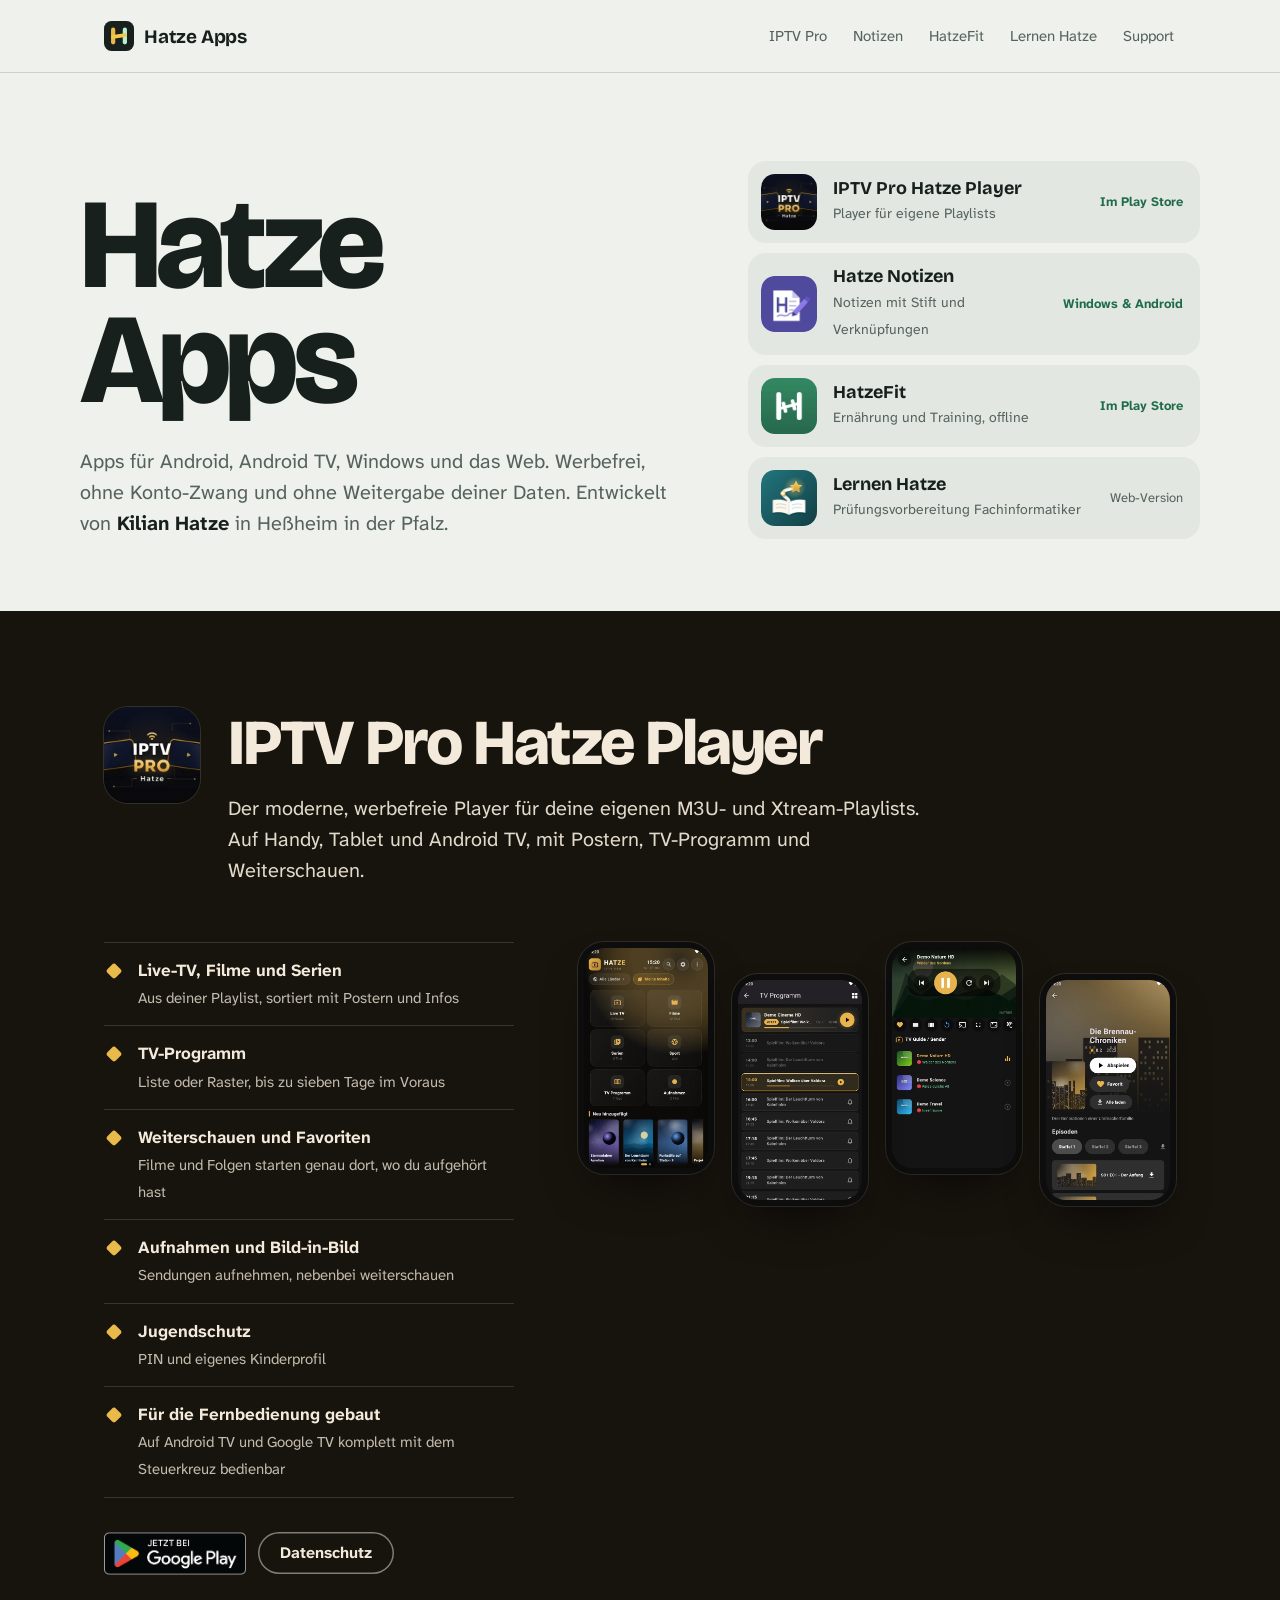
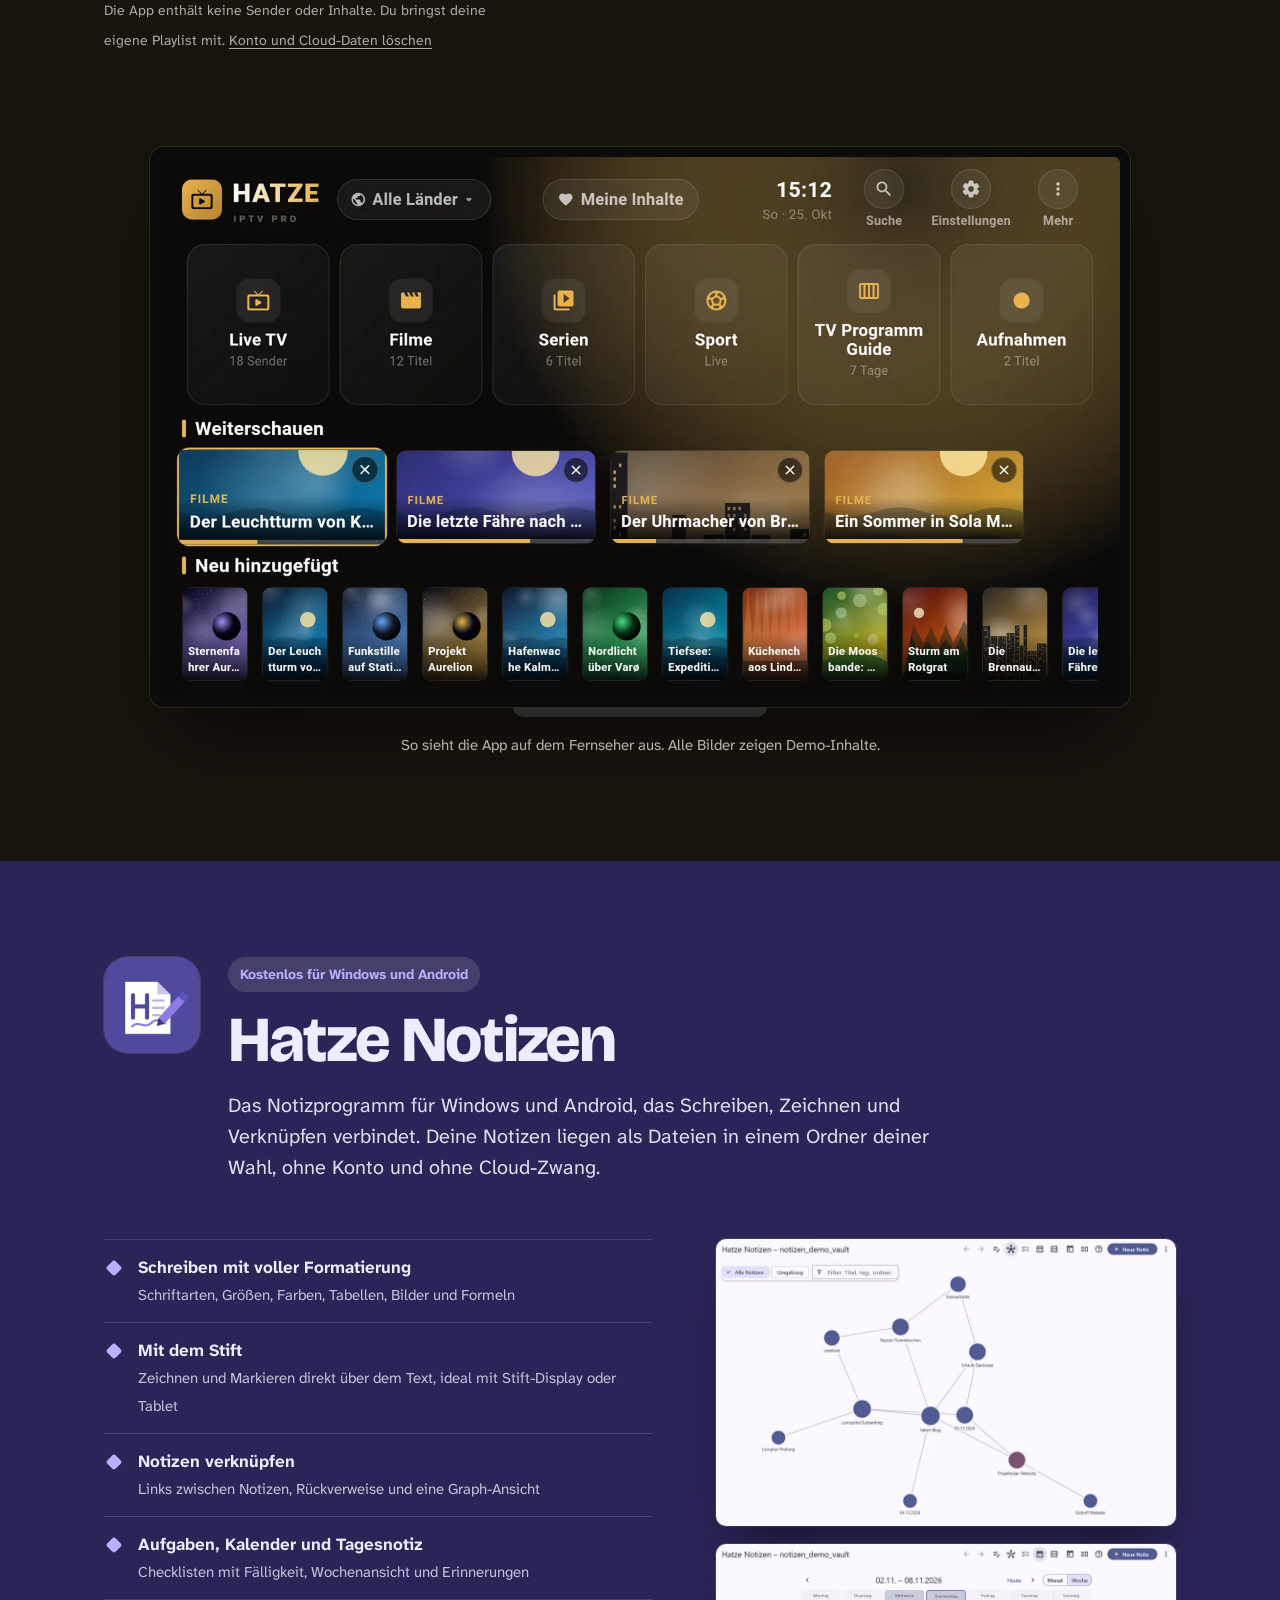
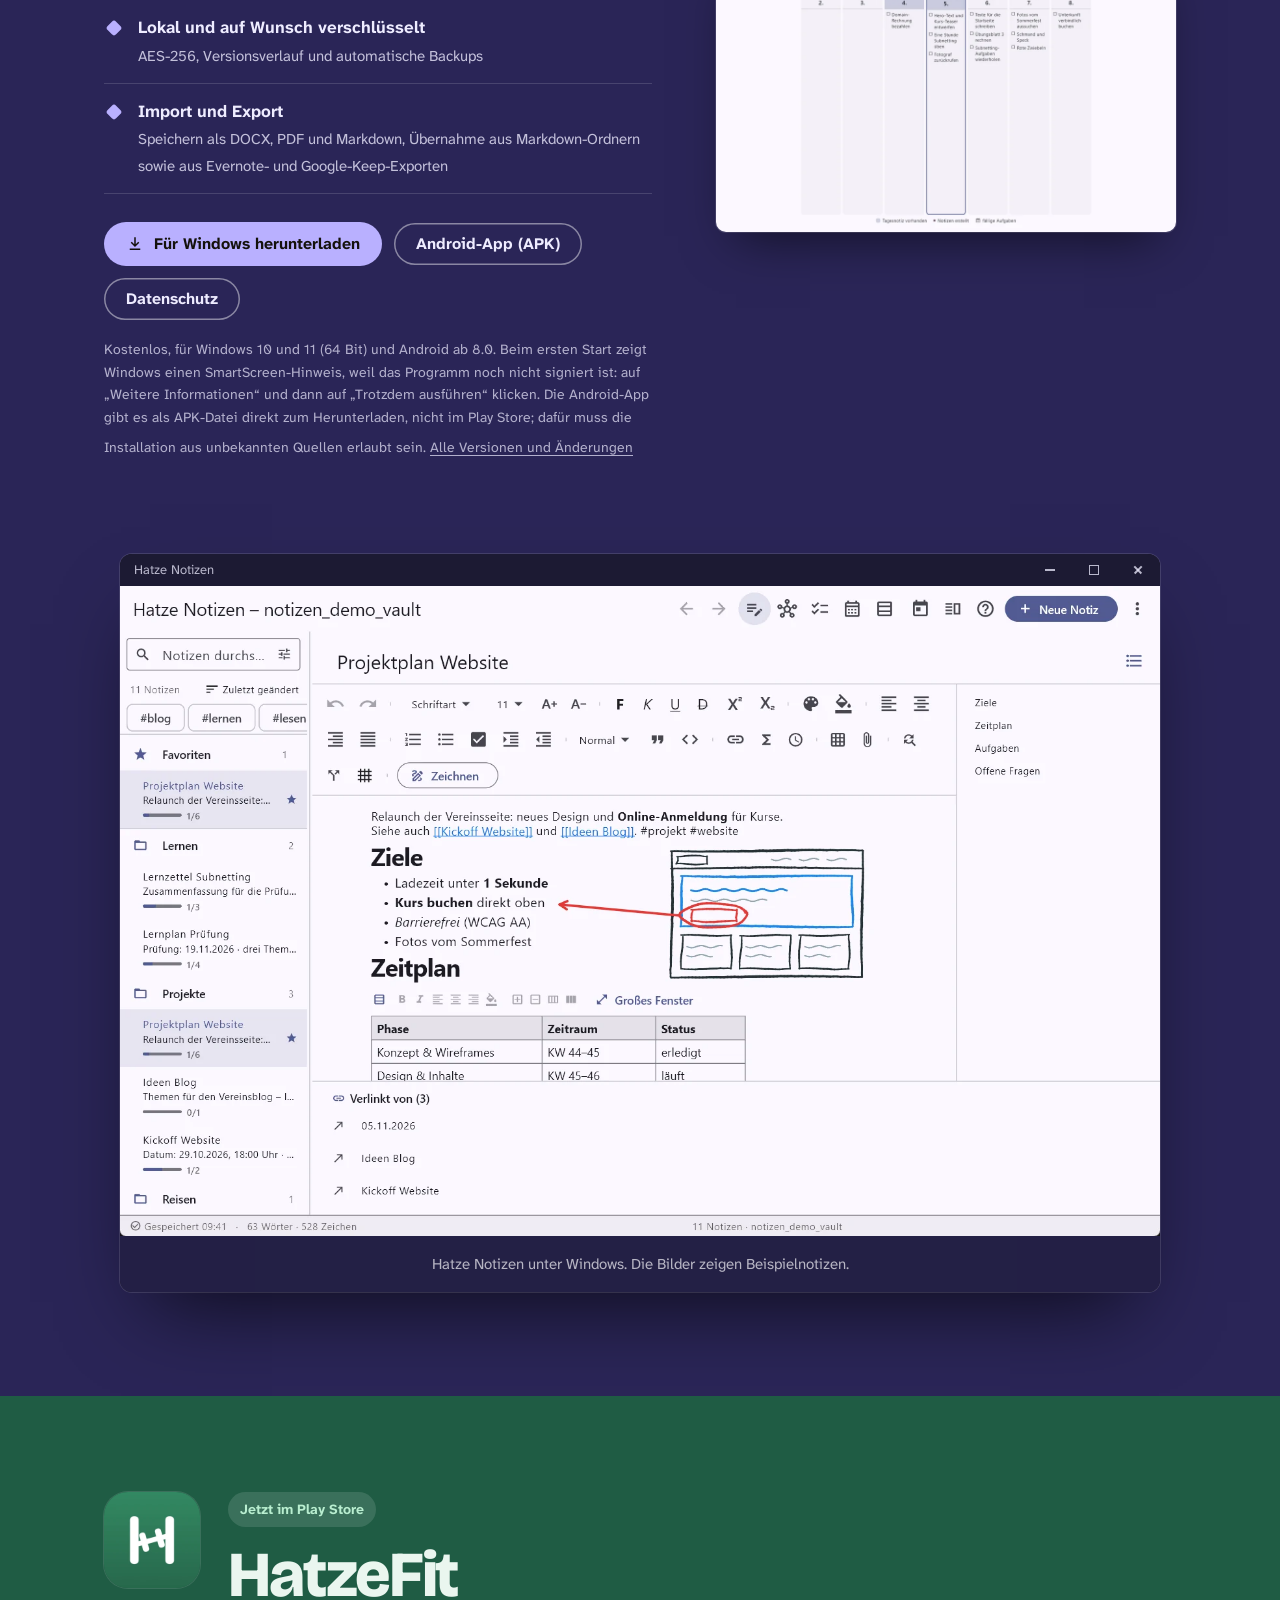
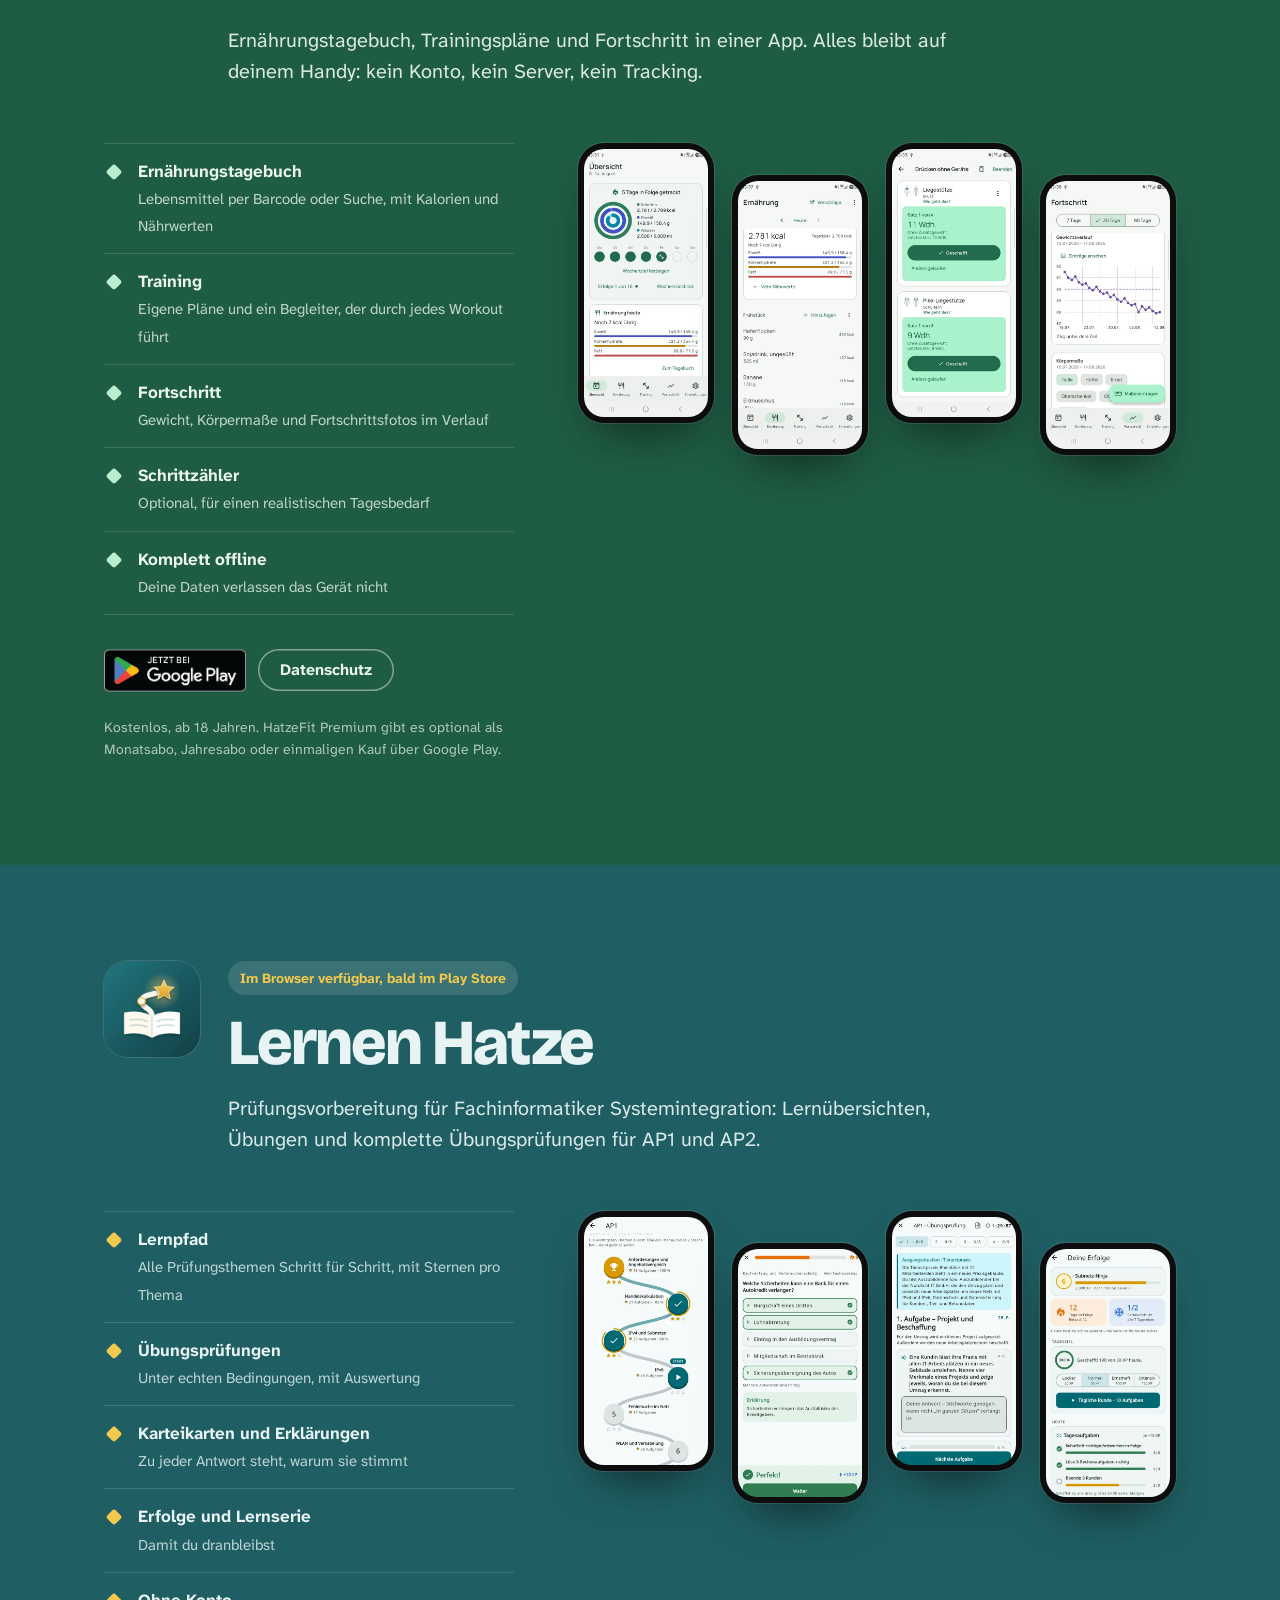
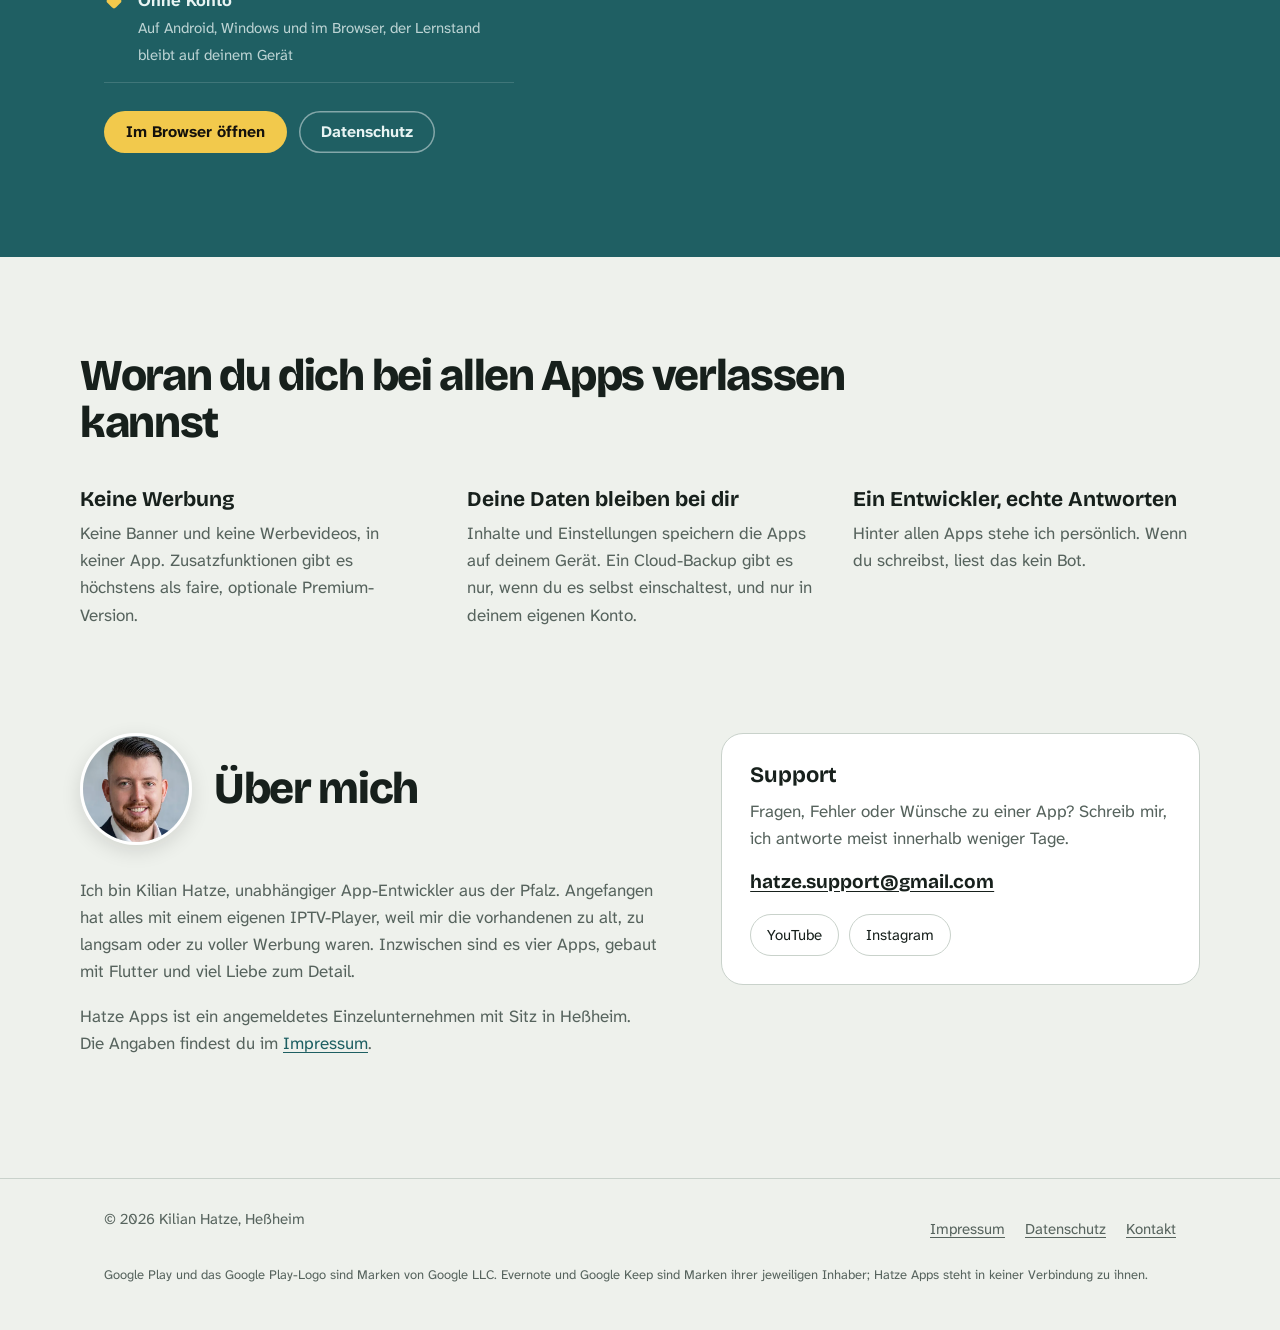
<file: index.html>
<!doctype html>
<html lang="de">
<head>
<meta charset="utf-8">
<meta name="viewport" content="width=device-width, initial-scale=1">
<title>Hatze Apps – Apps von Kilian Hatze</title>
<meta name="description" content="Apps von Kilian Hatze aus Heßheim: IPTV Pro Hatze Player, HatzeFit und Lernen Hatze.">
<link rel="canonical" href="https://hatze-apps.de/">
<meta name="theme-color" content="#eef1ec">
<link rel="preload" href="/fonts/bricolage.woff2" as="font" type="font/woff2" crossorigin>
<link rel="stylesheet" href="/style.css">
<link rel="icon" href="/favicon.ico" sizes="32x32">
<link rel="icon" href="/favicon.svg" type="image/svg+xml">
<link rel="apple-touch-icon" href="/apple-touch-icon.png">
<meta property="og:title" content="Hatze Apps">
<meta property="og:description" content="Apps von Kilian Hatze: IPTV Pro Hatze Player, Hatze Notizen, HatzeFit und Lernen Hatze.">
<meta property="og:image" content="https://hatze-apps.de/img/og.png">
<meta property="og:url" content="https://hatze-apps.de/">
<meta property="og:type" content="website">
<meta name="twitter:card" content="summary_large_image">
<script type="application/ld+json">
{"@context":"https://schema.org","@graph":[
 {"@type":"Organization","name":"Hatze Apps","url":"https://hatze-apps.de/","logo":"https://hatze-apps.de/apple-touch-icon.png","email":"hatze.support@gmail.com",
  "founder":{"@type":"Person","name":"Kilian Hatzenbühler","alternateName":"Kilian Hatze"},
  "address":{"@type":"PostalAddress","streetAddress":"Hauptstraße 46","postalCode":"67258","addressLocality":"Heßheim","addressCountry":"DE"},
  "sameAs":["https://www.youtube.com/channel/UCroXoni4uDEtejKwLnq33kw","https://www.instagram.com/iptvprohatze/"]},
 {"@type":"MobileApplication","name":"IPTV Pro Hatze Player","operatingSystem":"Android, Android TV","applicationCategory":"MultimediaApplication",
  "url":"https://hatze-apps.de/#iptv","installUrl":"https://play.google.com/store/apps/details?id=com.hatze.iptvpro","image":"https://hatze-apps.de/img/icon-iptv.webp",
  "offers":{"@type":"Offer","price":"0","priceCurrency":"EUR"},"author":{"@type":"Person","name":"Kilian Hatze"}},
 {"@type":"MobileApplication","name":"HatzeFit","operatingSystem":"Android","applicationCategory":"HealthApplication",
  "url":"https://hatze-apps.de/#hatzefit","installUrl":"https://play.google.com/store/apps/details?id=com.fitnessapp.hatze","image":"https://hatze-apps.de/img/icon-hatzefit.webp",
  "offers":{"@type":"Offer","price":"0","priceCurrency":"EUR"},"author":{"@type":"Person","name":"Kilian Hatze"}},
 {"@type":"SoftwareApplication","name":"Hatze Notizen","operatingSystem":"Windows 10, Windows 11, Android 8.0+","applicationCategory":"ProductivityApplication",
  "url":"https://hatze-apps.de/#notizen","downloadUrl":"https://github.com/KilianHatze/hatze-notizen-releases/releases/latest/download/HatzeNotizen_Setup.exe","image":"https://hatze-apps.de/img/icon-notizen.webp",
  "offers":{"@type":"Offer","price":"0","priceCurrency":"EUR"},"author":{"@type":"Person","name":"Kilian Hatze"}}
]}
</script>
</head>
<body>
<header class="kopf"><div class="rahmen">
  <a class="marke" href="/"><svg viewBox="0 0 64 64" aria-hidden="true"><rect width="64" height="64" rx="16" fill="#17201c"/><rect x="15" y="14" width="9" height="36" rx="4.5" fill="#e9b949"/><rect x="40" y="14" width="9" height="36" rx="4.5" fill="#b9eed0"/><rect x="15" y="28" width="34" height="8" rx="4" fill="#f2c94c" transform="rotate(-8 32 32)"/></svg>Hatze Apps</a>
  <nav aria-label="Hauptnavigation"><a href="/#iptv">IPTV Pro</a><a href="/#notizen">Notizen</a><a href="/#hatzefit">HatzeFit</a><a href="/#lernen">Lernen Hatze</a><a href="/#kontakt">Support</a></nav>
</div></header>
<main>

<div class="rahmen einstieg">
  <div>
    <h1>Hatze<br>Apps</h1>
    <p>Apps für Android, Android TV, Windows und das Web. Werbefrei, ohne Konto-Zwang und ohne Weitergabe deiner Daten. Entwickelt von <strong>Kilian Hatze</strong> in Heßheim in der Pfalz.</p>
  </div>
  <ul class="app-wahl" aria-label="Die Apps">
    <li><a href="#iptv"><img src="/img/icon-iptv.webp" width="256" height="256" alt=""><div><b>IPTV Pro Hatze Player</b><span>Player für eigene Playlists</span></div><span class="zustand live">Im Play Store</span></a></li>
    <li><a href="#notizen"><img src="/img/icon-notizen.webp" width="256" height="256" alt=""><div><b>Hatze Notizen</b><span>Notizen mit Stift und Verknüpfungen</span></div><span class="zustand live">Windows &amp; Android</span></a></li>
    <li><a href="#hatzefit"><img src="/img/icon-hatzefit.webp" width="256" height="256" alt=""><div><b>HatzeFit</b><span>Ernährung und Training, offline</span></div><span class="zustand live">Im Play Store</span></a></li>
    <li><a href="#lernen"><img src="/img/icon-lernen.webp" width="256" height="256" alt=""><div><b>Lernen Hatze</b><span>Prüfungsvorbereitung Fachinformatiker</span></div><span class="zustand">Web-Version</span></a></li>
  </ul>
</div>

<section class="kapitel iptv" id="iptv" aria-labelledby="t-iptv">
  <div class="rahmen">
    <div class="kapitel-kopf">
      <img src="/img/icon-iptv.webp" width="256" height="256" alt="App-Symbol IPTV Pro Hatze Player">
      <div>
        <h2 id="t-iptv">IPTV Pro Hatze Player</h2>
        <p class="lead">Der moderne, werbefreie Player für deine eigenen M3U- und Xtream-Playlists. Auf Handy, Tablet und Android TV, mit Postern, TV-Programm und Weiterschauen.</p>
      </div>
    </div>
    <div class="kapitel-inhalt">
      <div>
        <ul class="merkmale"><li><b>Live-TV, Filme und Serien</b><span>Aus deiner Playlist, sortiert mit Postern und Infos</span></li><li><b>TV-Programm</b><span>Liste oder Raster, bis zu sieben Tage im Voraus</span></li><li><b>Weiterschauen und Favoriten</b><span>Filme und Folgen starten genau dort, wo du aufgehört hast</span></li><li><b>Aufnahmen und Bild-in-Bild</b><span>Sendungen aufnehmen, nebenbei weiterschauen</span></li><li><b>Jugendschutz</b><span>PIN und eigenes Kinderprofil</span></li><li><b>Für die Fernbedienung gebaut</b><span>Auf Android TV und Google TV komplett mit dem Steuerkreuz bedienbar</span></li></ul>
        <div class="aktionen">
          <a class="play-badge" href="https://play.google.com/store/apps/details?id=com.hatze.iptvpro"><img src="/img/google-play-badge.png" width="646" height="250" alt="Jetzt bei Google Play"></a>
          <a class="knopf leise" href="/iptv-pro-hatze/datenschutz.html">Datenschutz</a>
        </div>
        <p class="kleingedruckt">Die App enthält keine Sender oder Inhalte. Du bringst deine eigene Playlist mit. <a href="/iptv-pro-hatze/datenschutz.html#loeschen">Konto und Cloud-Daten löschen</a></p>
      </div>
      <div class="handys"><figure class="handy" style="margin:0"><img src="/img/iptv-1.webp" width="480" height="853" alt="Startseite mit Live TV, Filmen, Serien und TV-Programm" loading="lazy"></figure><figure class="handy" style="margin:0"><img src="/img/iptv-2.webp" width="480" height="853" alt="TV-Programm mit laufender Sendung" loading="lazy"></figure><figure class="handy" style="margin:0"><img src="/img/iptv-3.webp" width="480" height="853" alt="Player mit Senderliste" loading="lazy"></figure><figure class="handy" style="margin:0"><img src="/img/iptv-4.webp" width="480" height="853" alt="Serienansicht mit Staffeln" loading="lazy"></figure></div>
    </div>
    <figure class="fernseher">
      <div class="schirm"><img src="/img/iptv-tv.webp" width="1440" height="810" alt="IPTV Pro Hatze auf Android TV: Startseite mit Weiterschauen und neu hinzugefügten Titeln" loading="lazy"></div>
      <div class="fuss"></div>
      <figcaption>So sieht die App auf dem Fernseher aus. Alle Bilder zeigen Demo-Inhalte.</figcaption>
    </figure>
  </div>
</section>

<section class="kapitel notizen" id="notizen" aria-labelledby="t-notizen">
  <div class="rahmen">
    <div class="kapitel-kopf">
      <img src="/img/icon-notizen.webp" width="256" height="256" alt="Programm-Symbol Hatze Notizen">
      <div>
        <span class="zustand-band">Kostenlos für Windows und Android</span>
        <h2 id="t-notizen">Hatze Notizen</h2>
        <p class="lead">Das Notizprogramm für Windows und Android, das Schreiben, Zeichnen und Verknüpfen verbindet. Deine Notizen liegen als Dateien in einem Ordner deiner Wahl, ohne Konto und ohne Cloud-Zwang.</p>
      </div>
    </div>
    <div class="kapitel-inhalt">
      <div>
        <ul class="merkmale"><li><b>Schreiben mit voller Formatierung</b><span>Schriftarten, Größen, Farben, Tabellen, Bilder und Formeln</span></li><li><b>Mit dem Stift</b><span>Zeichnen und Markieren direkt über dem Text, ideal mit Stift-Display oder Tablet</span></li><li><b>Notizen verknüpfen</b><span>Links zwischen Notizen, Rückverweise und eine Graph-Ansicht</span></li><li><b>Aufgaben, Kalender und Tagesnotiz</b><span>Checklisten mit Fälligkeit, Wochenansicht und Erinnerungen</span></li><li><b>Lokal und auf Wunsch verschlüsselt</b><span>AES-256, Versionsverlauf und automatische Backups</span></li><li><b>Import und Export</b><span>Speichern als DOCX, PDF und Markdown, Übernahme aus Markdown-Ordnern sowie aus Evernote- und Google-Keep-Exporten</span></li></ul>
        <div class="aktionen">
          <a class="knopf" href="https://github.com/KilianHatze/hatze-notizen-releases/releases/latest/download/HatzeNotizen_Setup.exe"><svg viewBox="0 0 24 24" aria-hidden="true"><path fill="currentColor" d="M11 3h2v9.2l3.3-3.3 1.4 1.4L12 16l-5.7-5.7 1.4-1.4 3.3 3.3V3zM5 18h14v2H5z"/></svg>Für Windows herunterladen</a>
          <a class="knopf leise" href="https://github.com/KilianHatze/hatze-notizen-releases/releases/latest/download/HatzeNotizen.apk">Android-App (APK)</a>
          <a class="knopf leise" href="/hatze-notizen/datenschutz.html">Datenschutz</a>
        </div>
        <p class="kleingedruckt">Kostenlos, für Windows 10 und 11 (64 Bit) und Android ab 8.0. Beim ersten Start zeigt Windows einen SmartScreen-Hinweis, weil das Programm noch nicht signiert ist: auf „Weitere Informationen“ und dann auf „Trotzdem ausführen“ klicken. Die Android-App gibt es als APK-Datei direkt zum Herunterladen, nicht im Play Store; dafür muss die Installation aus unbekannten Quellen erlaubt sein. <a href="https://github.com/KilianHatze/hatze-notizen-releases/releases">Alle Versionen und Änderungen</a></p>
      </div>
      <div class="bildpaar"><figure><img src="/img/notizen-2.webp" width="960" height="600" alt="Graph-Ansicht mit verknüpften Notizen" loading="lazy"></figure><figure><img src="/img/notizen-3.webp" width="960" height="600" alt="Kalender mit Aufgaben und Tagesnotiz" loading="lazy"></figure></div>
    </div>
    <figure class="fenster">
      <div class="leiste" aria-hidden="true"><span>Hatze Notizen</span><i></i><i></i><i></i></div>
      <img src="/img/notizen-1.webp" width="1600" height="1000" alt="Hatze Notizen unter Windows: Notiz mit Formatierung und Handschrift, links die Ordner, rechts die Gliederung" loading="lazy">
      <figcaption>Hatze Notizen unter Windows. Die Bilder zeigen Beispielnotizen.</figcaption>
    </figure>
  </div>
</section>

<section class="kapitel fit" id="hatzefit" aria-labelledby="t-fit">
  <div class="rahmen">
    <div class="kapitel-kopf">
      <img src="/img/icon-hatzefit.webp" width="256" height="256" alt="App-Symbol HatzeFit">
      <div>
        <span class="zustand-band">Jetzt im Play Store</span>
        <h2 id="t-fit">HatzeFit</h2>
        <p class="lead">Ernährungstagebuch, Trainingspläne und Fortschritt in einer App. Alles bleibt auf deinem Handy: kein Konto, kein Server, kein Tracking.</p>
      </div>
    </div>
    <div class="kapitel-inhalt">
      <div>
        <ul class="merkmale"><li><b>Ernährungstagebuch</b><span>Lebensmittel per Barcode oder Suche, mit Kalorien und Nährwerten</span></li><li><b>Training</b><span>Eigene Pläne und ein Begleiter, der durch jedes Workout führt</span></li><li><b>Fortschritt</b><span>Gewicht, Körpermaße und Fortschrittsfotos im Verlauf</span></li><li><b>Schrittzähler</b><span>Optional, für einen realistischen Tagesbedarf</span></li><li><b>Komplett offline</b><span>Deine Daten verlassen das Gerät nicht</span></li></ul>
        <div class="aktionen">
          <a class="play-badge" href="https://play.google.com/store/apps/details?id=com.fitnessapp.hatze"><img src="/img/google-play-badge.png" width="646" height="250" alt="Jetzt bei Google Play"></a>
          <a class="knopf leise" href="/hatzefit/datenschutz.html">Datenschutz</a>
        </div>
        <p class="kleingedruckt">Kostenlos, ab 18 Jahren. HatzeFit Premium gibt es optional als Monatsabo, Jahresabo oder einmaligen Kauf über Google Play.</p>
      </div>
      <div class="handys"><figure class="handy" style="margin:0"><img src="/img/fit-1.webp" width="480" height="1040" alt="Übersicht mit Kalorien und Nährwerten des Tages" loading="lazy"></figure><figure class="handy" style="margin:0"><img src="/img/fit-2.webp" width="480" height="1040" alt="Ernährungstagebuch mit Mahlzeiten" loading="lazy"></figure><figure class="handy" style="margin:0"><img src="/img/fit-3.webp" width="480" height="1040" alt="Workout-Begleiter beim Training" loading="lazy"></figure><figure class="handy" style="margin:0"><img src="/img/fit-4.webp" width="480" height="1040" alt="Fortschritt mit Gewichtsverlauf" loading="lazy"></figure></div>
    </div>
  </div>
</section>

<section class="kapitel lernen" id="lernen" aria-labelledby="t-lernen">
  <div class="rahmen">
    <div class="kapitel-kopf">
      <img src="/img/icon-lernen.webp" width="256" height="256" alt="App-Symbol Lernen Hatze">
      <div>
        <span class="zustand-band">Im Browser verfügbar, bald im Play Store</span>
        <h2 id="t-lernen">Lernen Hatze</h2>
        <p class="lead">Prüfungsvorbereitung für Fachinformatiker Systemintegration: Lernübersichten, Übungen und komplette Übungsprüfungen für AP1 und AP2.</p>
      </div>
    </div>
    <div class="kapitel-inhalt">
      <div>
        <ul class="merkmale"><li><b>Lernpfad</b><span>Alle Prüfungsthemen Schritt für Schritt, mit Sternen pro Thema</span></li><li><b>Übungsprüfungen</b><span>Unter echten Bedingungen, mit Auswertung</span></li><li><b>Karteikarten und Erklärungen</b><span>Zu jeder Antwort steht, warum sie stimmt</span></li><li><b>Erfolge und Lernserie</b><span>Damit du dranbleibst</span></li><li><b>Ohne Konto</b><span>Auf Android, Windows und im Browser, der Lernstand bleibt auf deinem Gerät</span></li></ul>
        <div class="aktionen">
          <a class="knopf" href="https://kilianhatze.github.io/lernen-hatze/">Im Browser öffnen</a>
          <a class="knopf leise" href="/lernen-hatze/datenschutz.html">Datenschutz</a>
        </div>
      </div>
      <div class="handys"><figure class="handy" style="margin:0"><img src="/img/lernen-1.webp" width="480" height="960" alt="Lernpfad mit Prüfungsthemen" loading="lazy"></figure><figure class="handy" style="margin:0"><img src="/img/lernen-2.webp" width="480" height="960" alt="Übungsfrage mit Erklärung" loading="lazy"></figure><figure class="handy" style="margin:0"><img src="/img/lernen-3.webp" width="480" height="960" alt="Übungsprüfung" loading="lazy"></figure><figure class="handy" style="margin:0"><img src="/img/lernen-4.webp" width="480" height="960" alt="Erfolge" loading="lazy"></figure></div>
    </div>
  </div>
</section>

<section class="rahmen grundsaetze" aria-labelledby="t-grund">
  <h2 id="t-grund">Woran du dich bei allen Apps verlassen kannst</h2>
  <div class="drei">
    <div><h3>Keine Werbung</h3><p>Keine Banner und keine Werbevideos, in keiner App. Zusatzfunktionen gibt es höchstens als faire, optionale Premium-Version.</p></div>
    <div><h3>Deine Daten bleiben bei dir</h3><p>Inhalte und Einstellungen speichern die Apps auf deinem Gerät. Ein Cloud-Backup gibt es nur, wenn du es selbst einschaltest, und nur in deinem eigenen Konto.</p></div>
    <div><h3>Ein Entwickler, echte Antworten</h3><p>Hinter allen Apps stehe ich persönlich. Wenn du schreibst, liest das kein Bot.</p></div>
  </div>
</section>

<section class="rahmen ueber" id="kontakt" aria-labelledby="t-ueber">
  <div>
    <div class="ich">
      <img class="portrait" src="/img/kilian.webp" width="112" height="112" alt="Kilian Hatze" loading="lazy" decoding="async">
      <h2 id="t-ueber">Über mich</h2>
    </div>
    <p>Ich bin Kilian Hatze, unabhängiger App-Entwickler aus der Pfalz. Angefangen hat alles mit einem eigenen IPTV-Player, weil mir die vorhandenen zu alt, zu langsam oder zu voller Werbung waren. Inzwischen sind es vier Apps, gebaut mit Flutter und viel Liebe zum Detail.</p>
    <p>Hatze Apps ist ein angemeldetes Einzelunternehmen mit Sitz in Heßheim. Die Angaben findest du im <a href="/impressum.html">Impressum</a>.</p>
  </div>
  <div class="kontakt">
    <h3>Support</h3>
    <p>Fragen, Fehler oder Wünsche zu einer App? Schreib mir, ich antworte meist innerhalb weniger Tage.</p>
    <a class="mail" href="mailto:hatze.support@gmail.com">hatze.support@gmail.com</a>
    <div class="kanaele">
      <a href="https://www.youtube.com/channel/UCroXoni4uDEtejKwLnq33kw">YouTube</a>
      <a href="https://www.instagram.com/iptvprohatze/">Instagram</a>
    </div>
  </div>
</section>

</main>
<footer class="fuss-seite"><div class="rahmen">
  <div>© 2026 Kilian Hatze, Heßheim</div>
  <nav aria-label="Rechtliches"><a href="/impressum.html">Impressum</a><a href="/datenschutz.html">Datenschutz</a><a href="mailto:hatze.support@gmail.com">Kontakt</a></nav>
  <p class="marken">Google Play und das Google Play-Logo sind Marken von Google LLC. Evernote und Google Keep sind Marken ihrer jeweiligen Inhaber; Hatze Apps steht in keiner Verbindung zu ihnen.</p>
</div></footer>
</body>
</html>
</file>
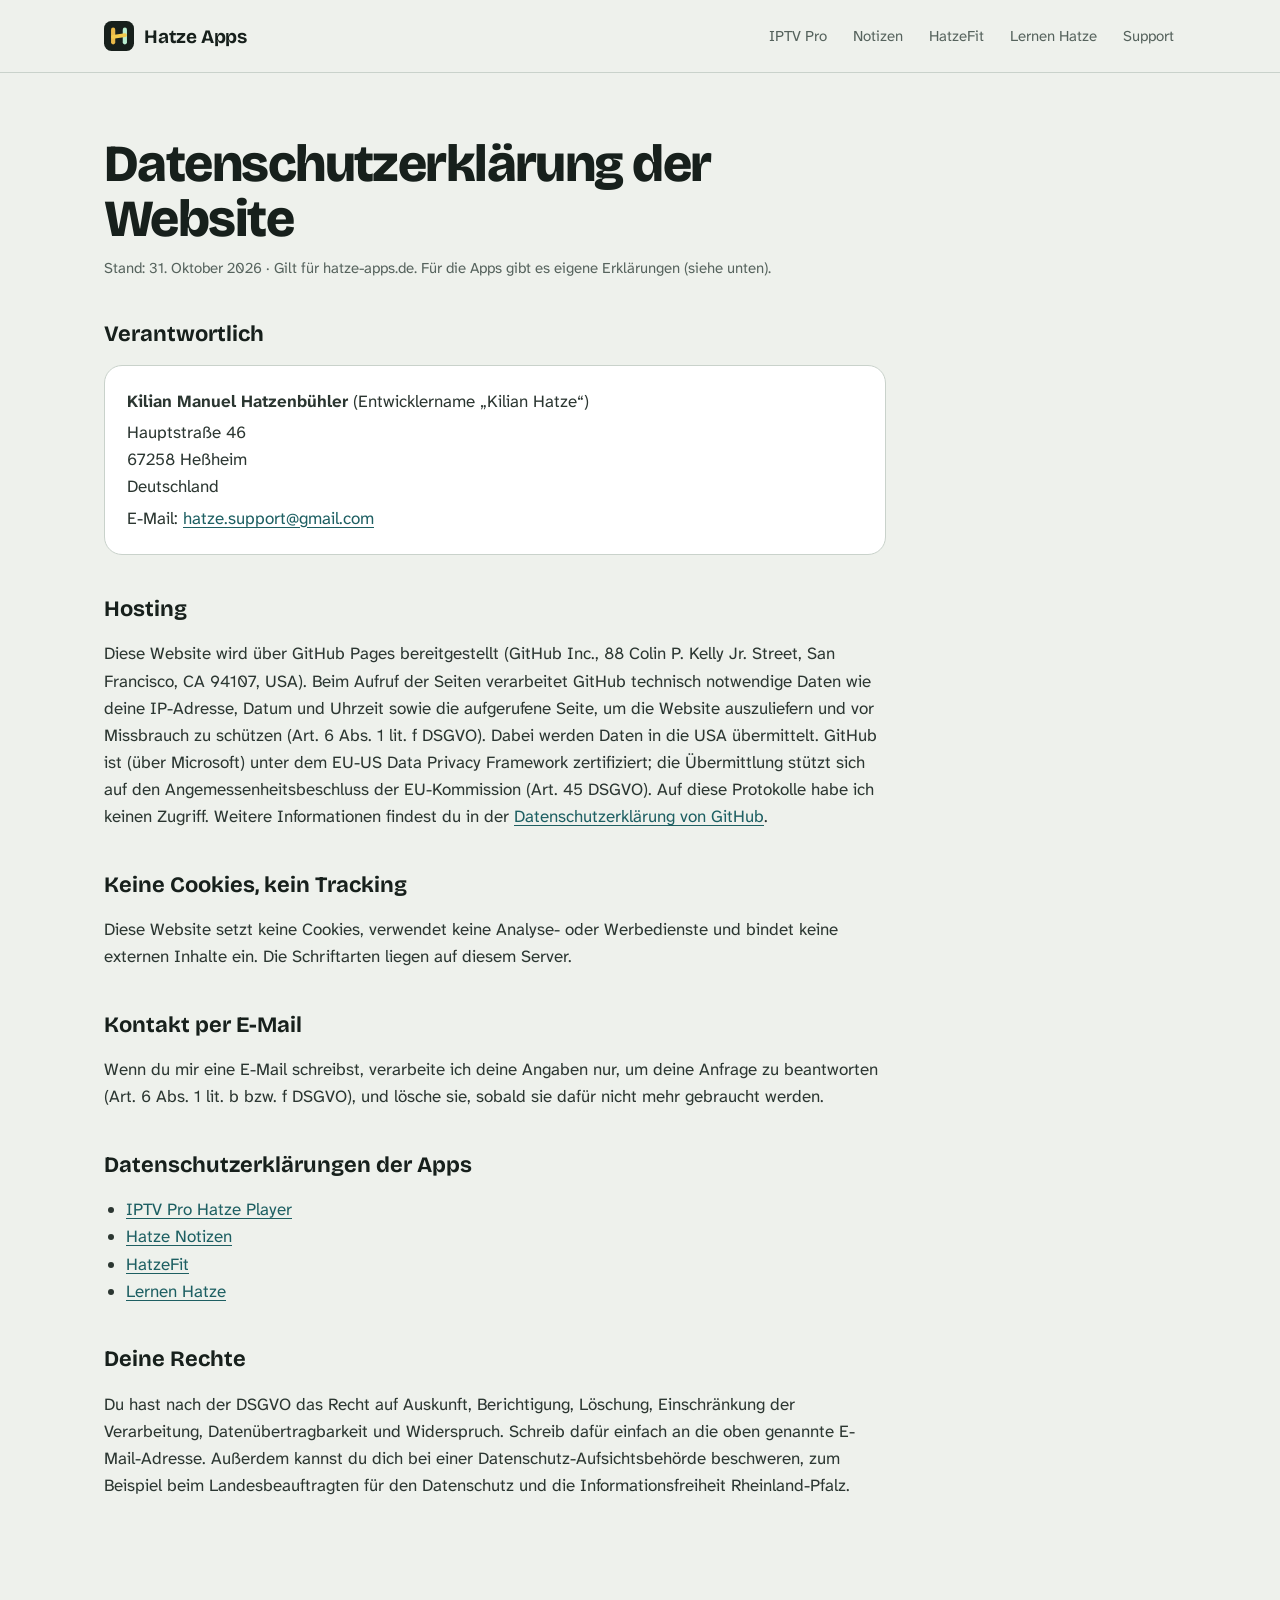
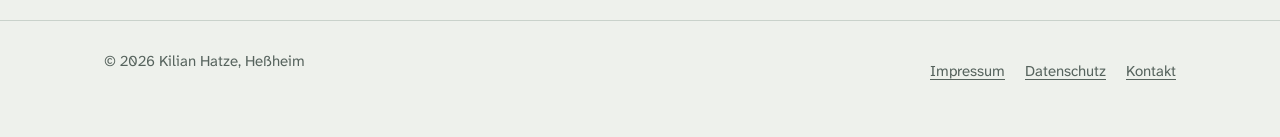
<file: datenschutz.html>
<!doctype html>
<html lang="de">
<head>
<meta charset="utf-8">
<meta name="viewport" content="width=device-width, initial-scale=1">
<title>Datenschutz – Hatze Apps</title>
<meta name="description" content="Datenschutzerklärung der Website hatze-apps.de.">
<link rel="canonical" href="https://hatze-apps.de/datenschutz.html">
<meta name="theme-color" content="#eef1ec">
<link rel="preload" href="/fonts/bricolage.woff2" as="font" type="font/woff2" crossorigin>
<link rel="stylesheet" href="/style.css">
<link rel="icon" href="/favicon.ico" sizes="32x32">
<link rel="icon" href="/favicon.svg" type="image/svg+xml">
<link rel="apple-touch-icon" href="/apple-touch-icon.png">
</head>
<body>
<header class="kopf"><div class="rahmen">
  <a class="marke" href="/"><svg viewBox="0 0 64 64" aria-hidden="true"><rect width="64" height="64" rx="16" fill="#17201c"/><rect x="15" y="14" width="9" height="36" rx="4.5" fill="#e9b949"/><rect x="40" y="14" width="9" height="36" rx="4.5" fill="#b9eed0"/><rect x="15" y="28" width="34" height="8" rx="4" fill="#f2c94c" transform="rotate(-8 32 32)"/></svg>Hatze Apps</a>
  <nav aria-label="Hauptnavigation"><a href="/#iptv">IPTV Pro</a><a href="/#notizen">Notizen</a><a href="/#hatzefit">HatzeFit</a><a href="/#lernen">Lernen Hatze</a><a href="/#kontakt">Support</a></nav>
</div></header>
<main>
<div class="rahmen">

<article class="doc">
<h1>Datenschutzerklärung der Website</h1>
<p class="stand">Stand: 31. Oktober 2026 · Gilt für hatze-apps.de. Für die Apps gibt es eigene Erklärungen (siehe unten).</p>

<h2>Verantwortlich</h2>
<div class="box">
<p><strong>Kilian Manuel Hatzenbühler</strong> (Entwicklername „Kilian Hatze“)</p>
<p>Hauptstraße 46<br>67258 Heßheim<br>Deutschland</p>
<p>E-Mail: <a href="mailto:hatze.support@gmail.com">hatze.support@gmail.com</a></p>
</div>

<h2>Hosting</h2>
<p>Diese Website wird über GitHub Pages bereitgestellt (GitHub Inc., 88 Colin P. Kelly Jr. Street, San Francisco, CA 94107, USA). Beim Aufruf der Seiten verarbeitet GitHub technisch notwendige Daten wie deine IP-Adresse, Datum und Uhrzeit sowie die aufgerufene Seite, um die Website auszuliefern und vor Missbrauch zu schützen (Art. 6 Abs. 1 lit. f DSGVO). Dabei werden Daten in die USA übermittelt. GitHub ist (über Microsoft) unter dem EU-US Data Privacy Framework zertifiziert; die Übermittlung stützt sich auf den Angemessenheitsbeschluss der EU-Kommission (Art. 45 DSGVO). Auf diese Protokolle habe ich keinen Zugriff. Weitere Informationen findest du in der <a href="https://docs.github.com/de/site-policy/privacy-policies/github-general-privacy-statement">Datenschutzerklärung von GitHub</a>.</p>

<h2>Keine Cookies, kein Tracking</h2>
<p>Diese Website setzt keine Cookies, verwendet keine Analyse- oder Werbedienste und bindet keine externen Inhalte ein. Die Schriftarten liegen auf diesem Server.</p>

<h2>Kontakt per E-Mail</h2>
<p>Wenn du mir eine E-Mail schreibst, verarbeite ich deine Angaben nur, um deine Anfrage zu beantworten (Art. 6 Abs. 1 lit. b bzw. f DSGVO), und lösche sie, sobald sie dafür nicht mehr gebraucht werden.</p>

<h2>Datenschutzerklärungen der Apps</h2>
<ul>
<li><a href="/iptv-pro-hatze/datenschutz.html">IPTV Pro Hatze Player</a></li>
<li><a href="/hatze-notizen/datenschutz.html">Hatze Notizen</a></li>
<li><a href="/hatzefit/datenschutz.html">HatzeFit</a></li>
<li><a href="/lernen-hatze/datenschutz.html">Lernen Hatze</a></li>
</ul>

<h2>Deine Rechte</h2>
<p>Du hast nach der DSGVO das Recht auf Auskunft, Berichtigung, Löschung, Einschränkung der Verarbeitung, Datenübertragbarkeit und Widerspruch. Schreib dafür einfach an die oben genannte E-Mail-Adresse. Außerdem kannst du dich bei einer Datenschutz-Aufsichtsbehörde beschweren, zum Beispiel beim Landesbeauftragten für den Datenschutz und die Informationsfreiheit Rheinland-Pfalz.</p>
</article>

</div>
</main>
<footer class="fuss-seite"><div class="rahmen">
  <div>© 2026 Kilian Hatze, Heßheim</div>
  <nav aria-label="Rechtliches"><a href="/impressum.html">Impressum</a><a href="/datenschutz.html">Datenschutz</a><a href="mailto:hatze.support@gmail.com">Kontakt</a></nav>
</div></footer>
</body>
</html>
</file>
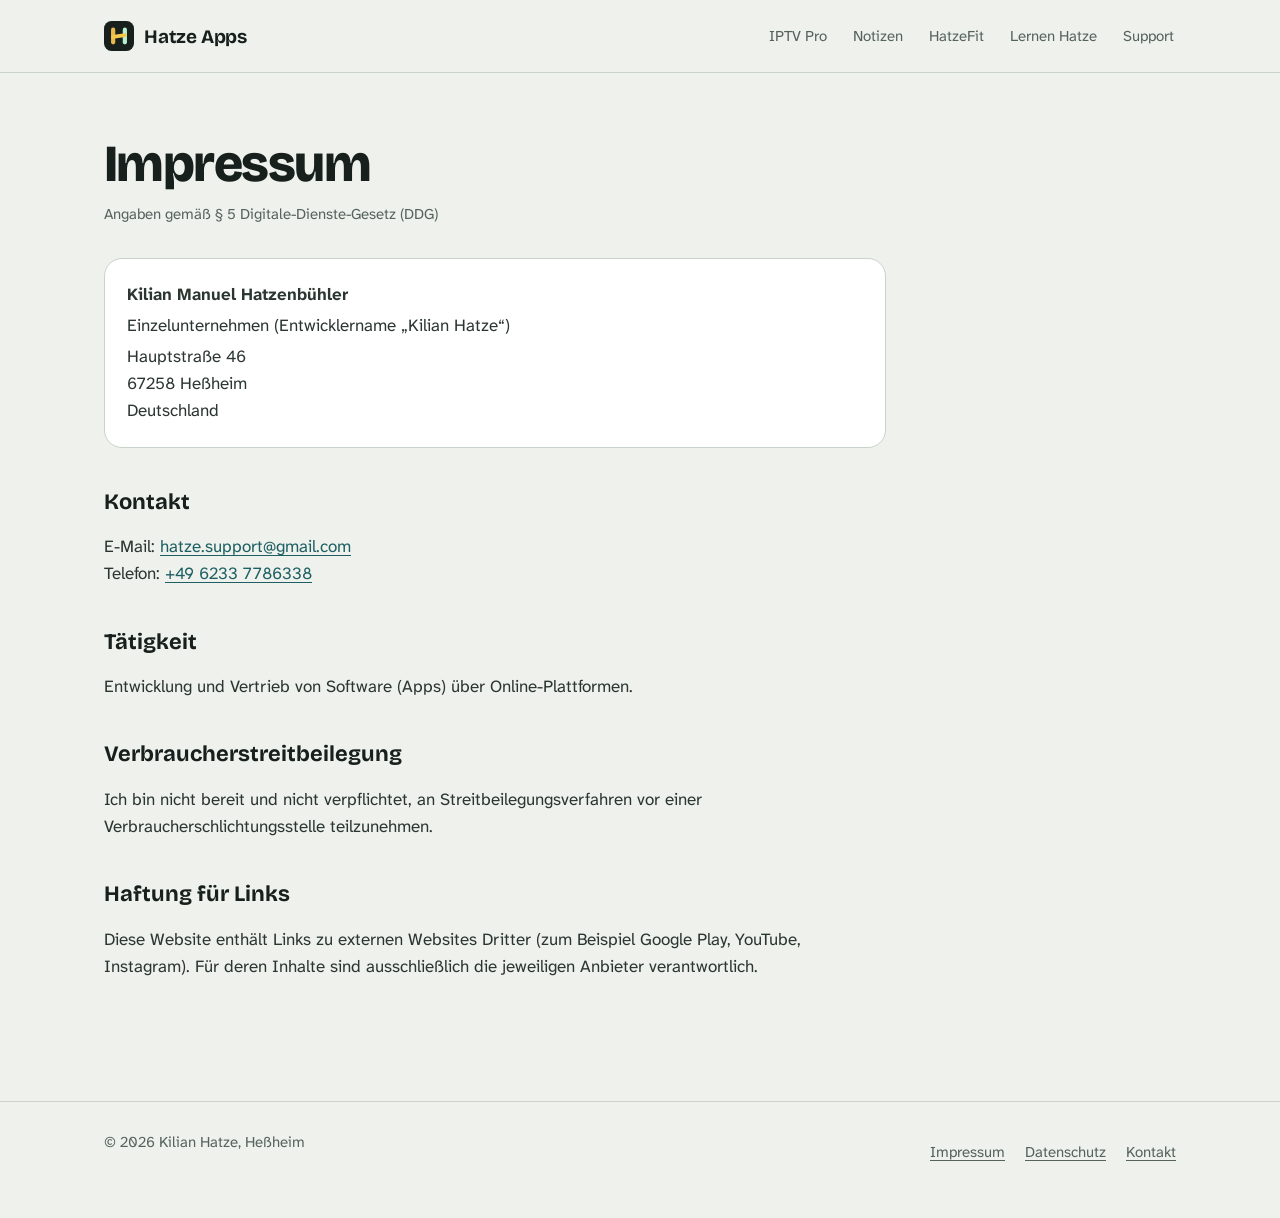
<file: impressum.html>
<!doctype html>
<html lang="de">
<head>
<meta charset="utf-8">
<meta name="viewport" content="width=device-width, initial-scale=1">
<title>Impressum – Hatze Apps</title>
<meta name="description" content="Impressum von Hatze Apps (Kilian Hatze).">
<link rel="canonical" href="https://hatze-apps.de/impressum.html">
<meta name="theme-color" content="#eef1ec">
<link rel="preload" href="/fonts/bricolage.woff2" as="font" type="font/woff2" crossorigin>
<link rel="stylesheet" href="/style.css">
<link rel="icon" href="/favicon.ico" sizes="32x32">
<link rel="icon" href="/favicon.svg" type="image/svg+xml">
<link rel="apple-touch-icon" href="/apple-touch-icon.png">
</head>
<body>
<header class="kopf"><div class="rahmen">
  <a class="marke" href="/"><svg viewBox="0 0 64 64" aria-hidden="true"><rect width="64" height="64" rx="16" fill="#17201c"/><rect x="15" y="14" width="9" height="36" rx="4.5" fill="#e9b949"/><rect x="40" y="14" width="9" height="36" rx="4.5" fill="#b9eed0"/><rect x="15" y="28" width="34" height="8" rx="4" fill="#f2c94c" transform="rotate(-8 32 32)"/></svg>Hatze Apps</a>
  <nav aria-label="Hauptnavigation"><a href="/#iptv">IPTV Pro</a><a href="/#notizen">Notizen</a><a href="/#hatzefit">HatzeFit</a><a href="/#lernen">Lernen Hatze</a><a href="/#kontakt">Support</a></nav>
</div></header>
<main>
<div class="rahmen">

<article class="doc">
<h1>Impressum</h1>
<p class="stand">Angaben gemäß § 5 Digitale-Dienste-Gesetz (DDG)</p>

<div class="box">
<p><strong>Kilian Manuel Hatzenbühler</strong></p>
<p>Einzelunternehmen (Entwicklername „Kilian Hatze“)</p>
<p>Hauptstraße 46<br>67258 Heßheim<br>Deutschland</p>
</div>

<h2>Kontakt</h2>
<p>E-Mail: <a href="mailto:hatze.support@gmail.com">hatze.support@gmail.com</a><br>Telefon: <a href="tel:+4962337786338">+49 6233 7786338</a></p>

<h2>Tätigkeit</h2>
<p>Entwicklung und Vertrieb von Software (Apps) über Online-Plattformen.</p>

<h2>Verbraucherstreitbeilegung</h2>
<p>Ich bin nicht bereit und nicht verpflichtet, an Streitbeilegungsverfahren vor einer Verbraucherschlichtungsstelle teilzunehmen.</p>

<h2>Haftung für Links</h2>
<p>Diese Website enthält Links zu externen Websites Dritter (zum Beispiel Google Play, YouTube, Instagram). Für deren Inhalte sind ausschließlich die jeweiligen Anbieter verantwortlich.</p>
</article>

</div>
</main>
<footer class="fuss-seite"><div class="rahmen">
  <div>© 2026 Kilian Hatze, Heßheim</div>
  <nav aria-label="Rechtliches"><a href="/impressum.html">Impressum</a><a href="/datenschutz.html">Datenschutz</a><a href="mailto:hatze.support@gmail.com">Kontakt</a></nav>
</div></footer>
</body>
</html>
</file>
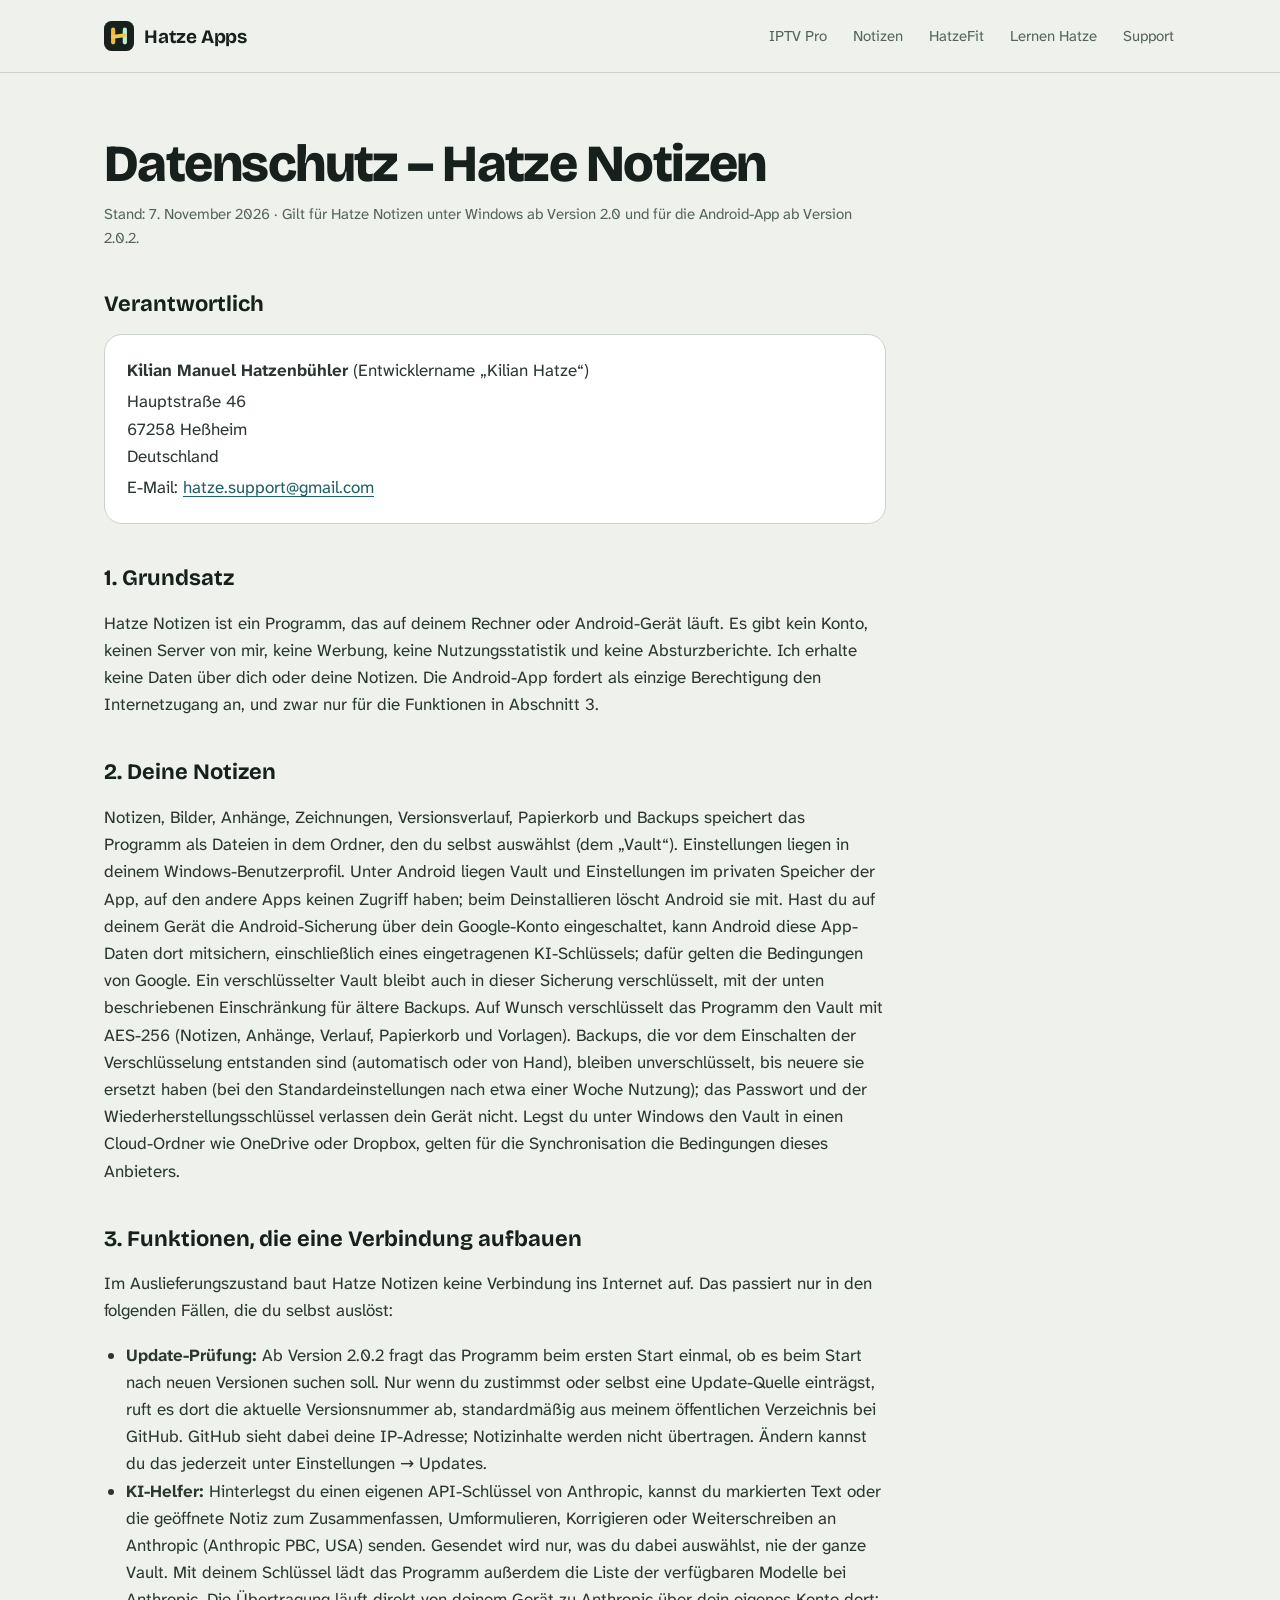
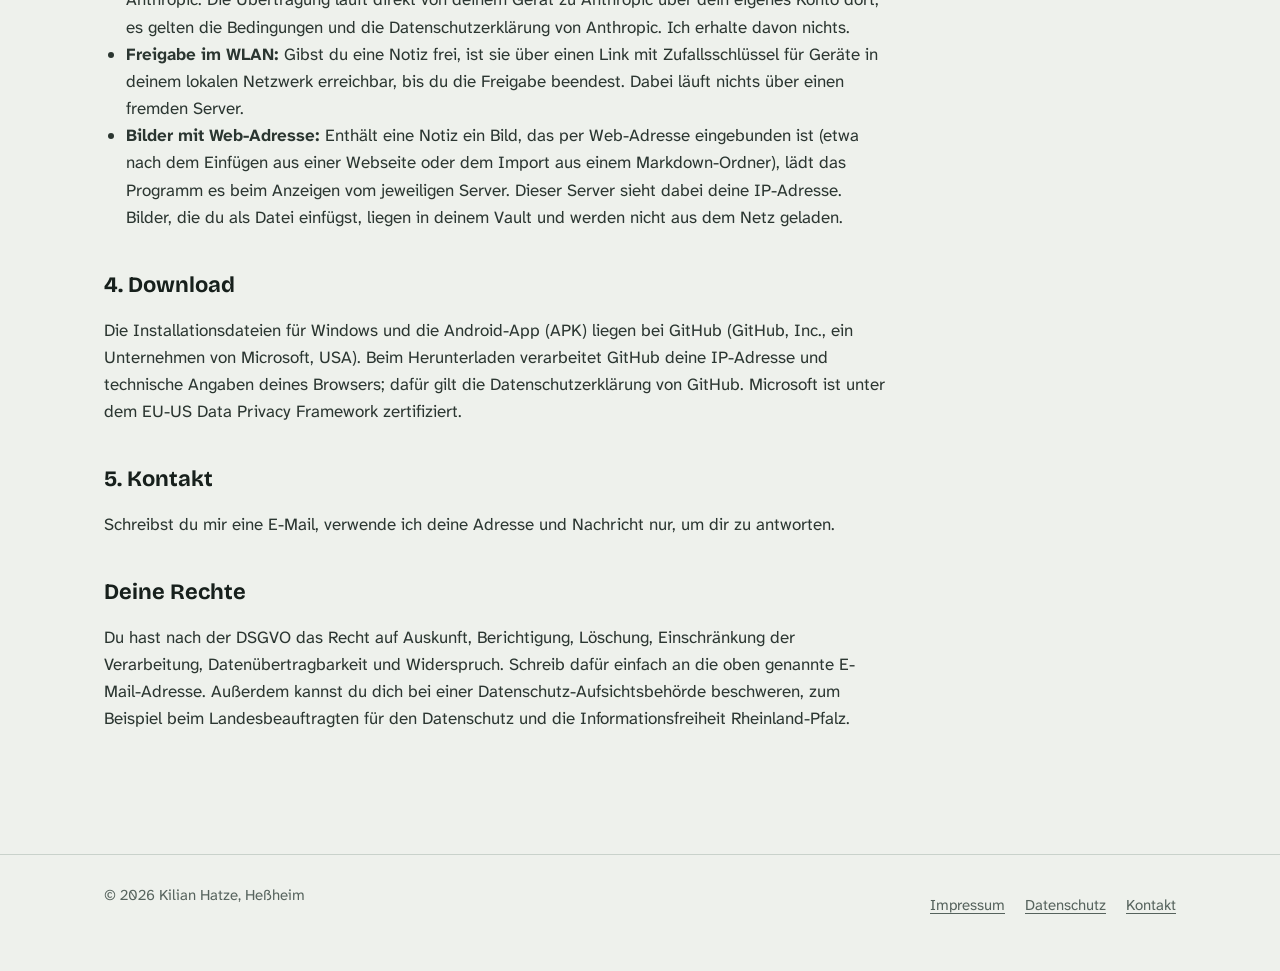
<file: hatze-notizen/datenschutz.html>
<!doctype html>
<html lang="de">
<head>
<meta charset="utf-8">
<meta name="viewport" content="width=device-width, initial-scale=1">
<title>Datenschutz – Hatze Notizen</title>
<meta name="description" content="Datenschutzerklärung des Programms Hatze Notizen für Windows.">
<link rel="canonical" href="https://hatze-apps.de/hatze-notizen/datenschutz.html">
<meta name="theme-color" content="#eef1ec">
<link rel="preload" href="/fonts/bricolage.woff2" as="font" type="font/woff2" crossorigin>
<link rel="stylesheet" href="/style.css">
<link rel="icon" href="/favicon.ico" sizes="32x32">
<link rel="icon" href="/favicon.svg" type="image/svg+xml">
<link rel="apple-touch-icon" href="/apple-touch-icon.png">
</head>
<body>
<header class="kopf"><div class="rahmen">
  <a class="marke" href="/"><svg viewBox="0 0 64 64" aria-hidden="true"><rect width="64" height="64" rx="16" fill="#17201c"/><rect x="15" y="14" width="9" height="36" rx="4.5" fill="#e9b949"/><rect x="40" y="14" width="9" height="36" rx="4.5" fill="#b9eed0"/><rect x="15" y="28" width="34" height="8" rx="4" fill="#f2c94c" transform="rotate(-8 32 32)"/></svg>Hatze Apps</a>
  <nav aria-label="Hauptnavigation"><a href="/#iptv">IPTV Pro</a><a href="/#notizen">Notizen</a><a href="/#hatzefit">HatzeFit</a><a href="/#lernen">Lernen Hatze</a><a href="/#kontakt">Support</a></nav>
</div></header>
<main>
<div class="rahmen">

<article class="doc">
<h1>Datenschutz – Hatze Notizen</h1>
<p class="stand">Stand: 7. November 2026 · Gilt für Hatze Notizen unter Windows ab Version 2.0 und für die Android-App ab Version 2.0.2.</p>
<h2>Verantwortlich</h2>
<div class="box">
<p><strong>Kilian Manuel Hatzenbühler</strong> (Entwicklername „Kilian Hatze“)</p>
<p>Hauptstraße 46<br>67258 Heßheim<br>Deutschland</p>
<p>E-Mail: <a href="mailto:hatze.support@gmail.com">hatze.support@gmail.com</a></p>
</div>

<h2>1. Grundsatz</h2>
<p>Hatze Notizen ist ein Programm, das auf deinem Rechner oder Android-Gerät läuft. Es gibt kein Konto, keinen Server von mir, keine Werbung, keine Nutzungsstatistik und keine Absturzberichte. Ich erhalte keine Daten über dich oder deine Notizen. Die Android-App fordert als einzige Berechtigung den Internetzugang an, und zwar nur für die Funktionen in Abschnitt 3.</p>

<h2>2. Deine Notizen</h2>
<p>Notizen, Bilder, Anhänge, Zeichnungen, Versionsverlauf, Papierkorb und Backups speichert das Programm als Dateien in dem Ordner, den du selbst auswählst (dem „Vault“). Einstellungen liegen in deinem Windows-Benutzerprofil. Unter Android liegen Vault und Einstellungen im privaten Speicher der App, auf den andere Apps keinen Zugriff haben; beim Deinstallieren löscht Android sie mit. Hast du auf deinem Gerät die Android-Sicherung über dein Google-Konto eingeschaltet, kann Android diese App-Daten dort mitsichern, einschließlich eines eingetragenen KI-Schlüssels; dafür gelten die Bedingungen von Google. Ein verschlüsselter Vault bleibt auch in dieser Sicherung verschlüsselt, mit der unten beschriebenen Einschränkung für ältere Backups. Auf Wunsch verschlüsselt das Programm den Vault mit AES-256 (Notizen, Anhänge, Verlauf, Papierkorb und Vorlagen). Backups, die vor dem Einschalten der Verschlüsselung entstanden sind (automatisch oder von Hand), bleiben unverschlüsselt, bis neuere sie ersetzt haben (bei den Standardeinstellungen nach etwa einer Woche Nutzung); das Passwort und der Wiederherstellungsschlüssel verlassen dein Gerät nicht. Legst du unter Windows den Vault in einen Cloud-Ordner wie OneDrive oder Dropbox, gelten für die Synchronisation die Bedingungen dieses Anbieters.</p>

<h2>3. Funktionen, die eine Verbindung aufbauen</h2>
<p>Im Auslieferungszustand baut Hatze Notizen keine Verbindung ins Internet auf. Das passiert nur in den folgenden Fällen, die du selbst auslöst:</p>
<ul>
<li><strong>Update-Prüfung:</strong> Ab Version 2.0.2 fragt das Programm beim ersten Start einmal, ob es beim Start nach neuen Versionen suchen soll. Nur wenn du zustimmst oder selbst eine Update-Quelle einträgst, ruft es dort die aktuelle Versionsnummer ab, standardmäßig aus meinem öffentlichen Verzeichnis bei GitHub. GitHub sieht dabei deine IP-Adresse; Notizinhalte werden nicht übertragen. Ändern kannst du das jederzeit unter Einstellungen → Updates.</li>
<li><strong>KI-Helfer:</strong> Hinterlegst du einen eigenen API-Schlüssel von Anthropic, kannst du markierten Text oder die geöffnete Notiz zum Zusammenfassen, Umformulieren, Korrigieren oder Weiterschreiben an Anthropic (Anthropic PBC, USA) senden. Gesendet wird nur, was du dabei auswählst, nie der ganze Vault. Mit deinem Schlüssel lädt das Programm außerdem die Liste der verfügbaren Modelle bei Anthropic. Die Übertragung läuft direkt von deinem Gerät zu Anthropic über dein eigenes Konto dort; es gelten die Bedingungen und die Datenschutzerklärung von Anthropic. Ich erhalte davon nichts.</li>
<li><strong>Freigabe im WLAN:</strong> Gibst du eine Notiz frei, ist sie über einen Link mit Zufallsschlüssel für Geräte in deinem lokalen Netzwerk erreichbar, bis du die Freigabe beendest. Dabei läuft nichts über einen fremden Server.</li>
<li><strong>Bilder mit Web-Adresse:</strong> Enthält eine Notiz ein Bild, das per Web-Adresse eingebunden ist (etwa nach dem Einfügen aus einer Webseite oder dem Import aus einem Markdown-Ordner), lädt das Programm es beim Anzeigen vom jeweiligen Server. Dieser Server sieht dabei deine IP-Adresse. Bilder, die du als Datei einfügst, liegen in deinem Vault und werden nicht aus dem Netz geladen.</li>
</ul>

<h2>4. Download</h2>
<p>Die Installationsdateien für Windows und die Android-App (APK) liegen bei GitHub (GitHub, Inc., ein Unternehmen von Microsoft, USA). Beim Herunterladen verarbeitet GitHub deine IP-Adresse und technische Angaben deines Browsers; dafür gilt die Datenschutzerklärung von GitHub. Microsoft ist unter dem EU-US Data Privacy Framework zertifiziert.</p>

<h2>5. Kontakt</h2>
<p>Schreibst du mir eine E-Mail, verwende ich deine Adresse und Nachricht nur, um dir zu antworten.</p>

<h2>Deine Rechte</h2>
<p>Du hast nach der DSGVO das Recht auf Auskunft, Berichtigung, Löschung, Einschränkung der Verarbeitung, Datenübertragbarkeit und Widerspruch. Schreib dafür einfach an die oben genannte E-Mail-Adresse. Außerdem kannst du dich bei einer Datenschutz-Aufsichtsbehörde beschweren, zum Beispiel beim Landesbeauftragten für den Datenschutz und die Informationsfreiheit Rheinland-Pfalz.</p>
</article>

</div>
</main>
<footer class="fuss-seite"><div class="rahmen">
  <div>© 2026 Kilian Hatze, Heßheim</div>
  <nav aria-label="Rechtliches"><a href="/impressum.html">Impressum</a><a href="/datenschutz.html">Datenschutz</a><a href="mailto:hatze.support@gmail.com">Kontakt</a></nav>
</div></footer>
</body>
</html>
</file>
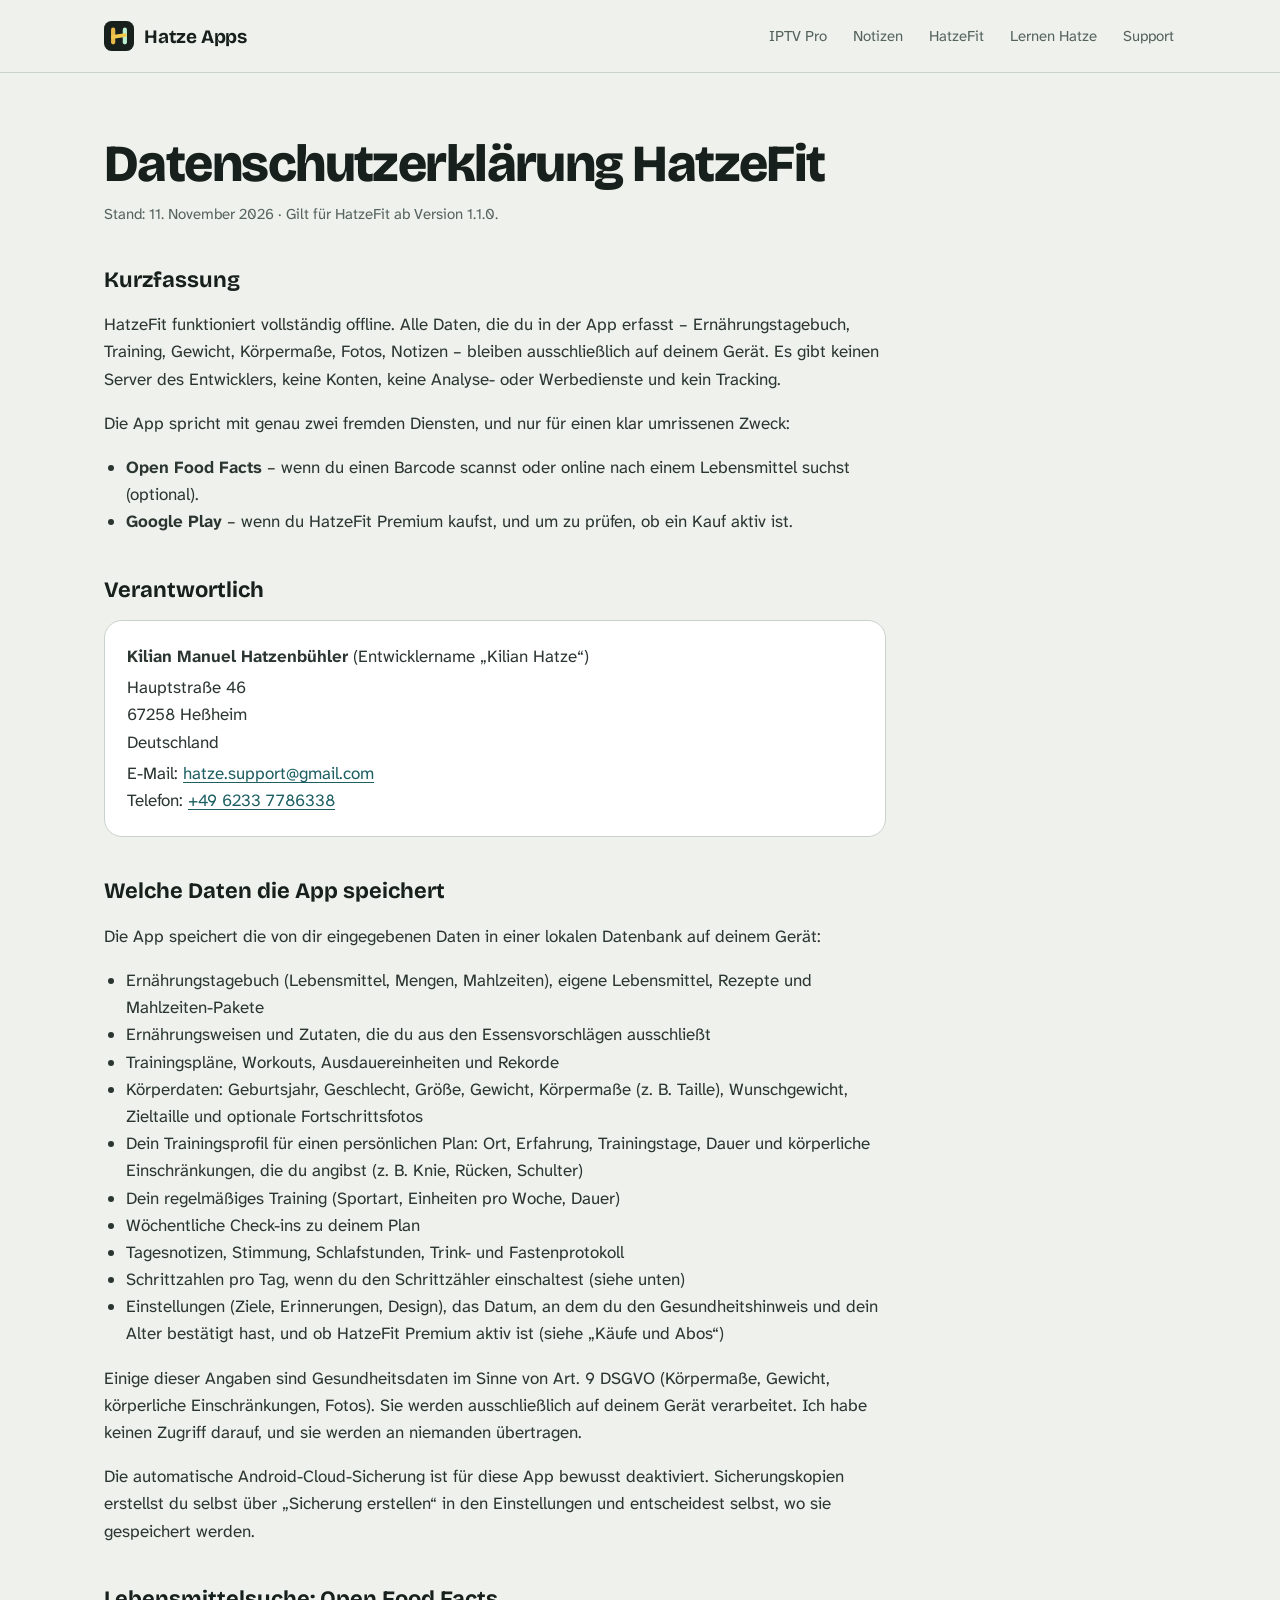
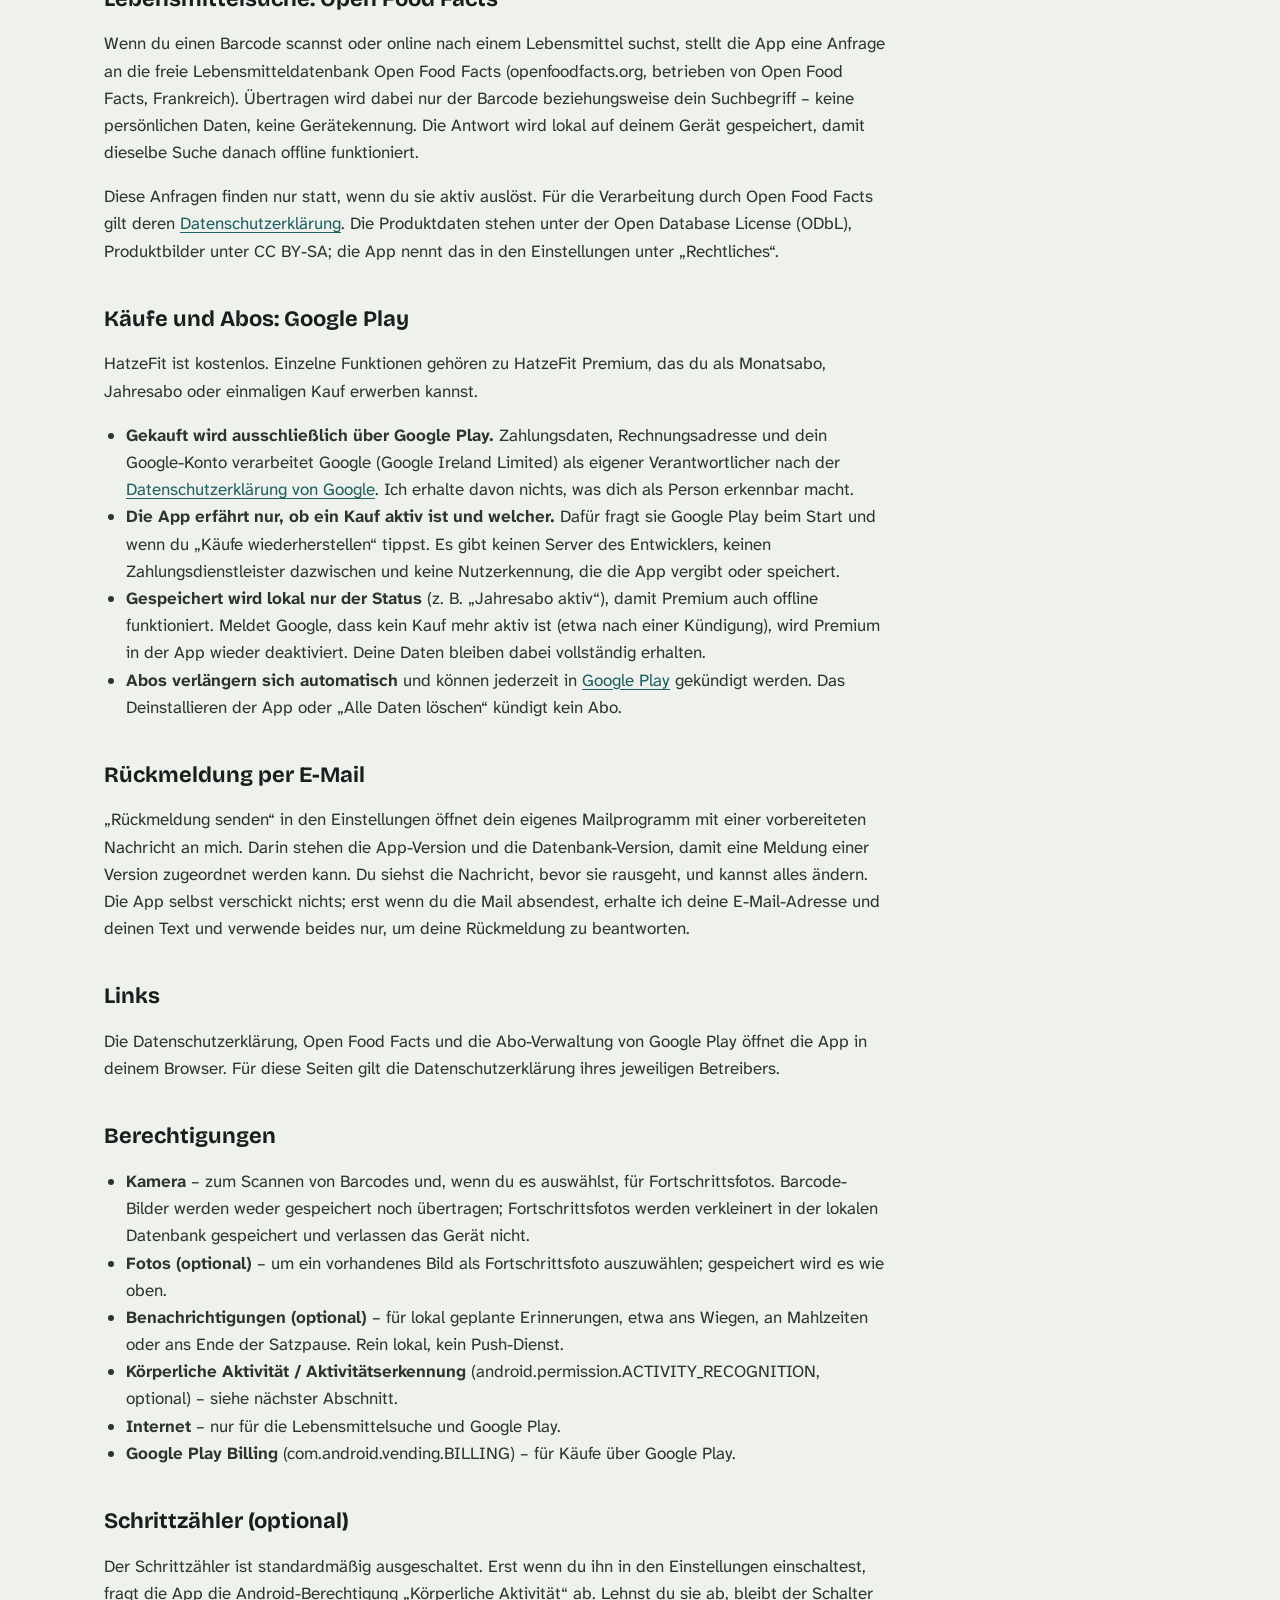
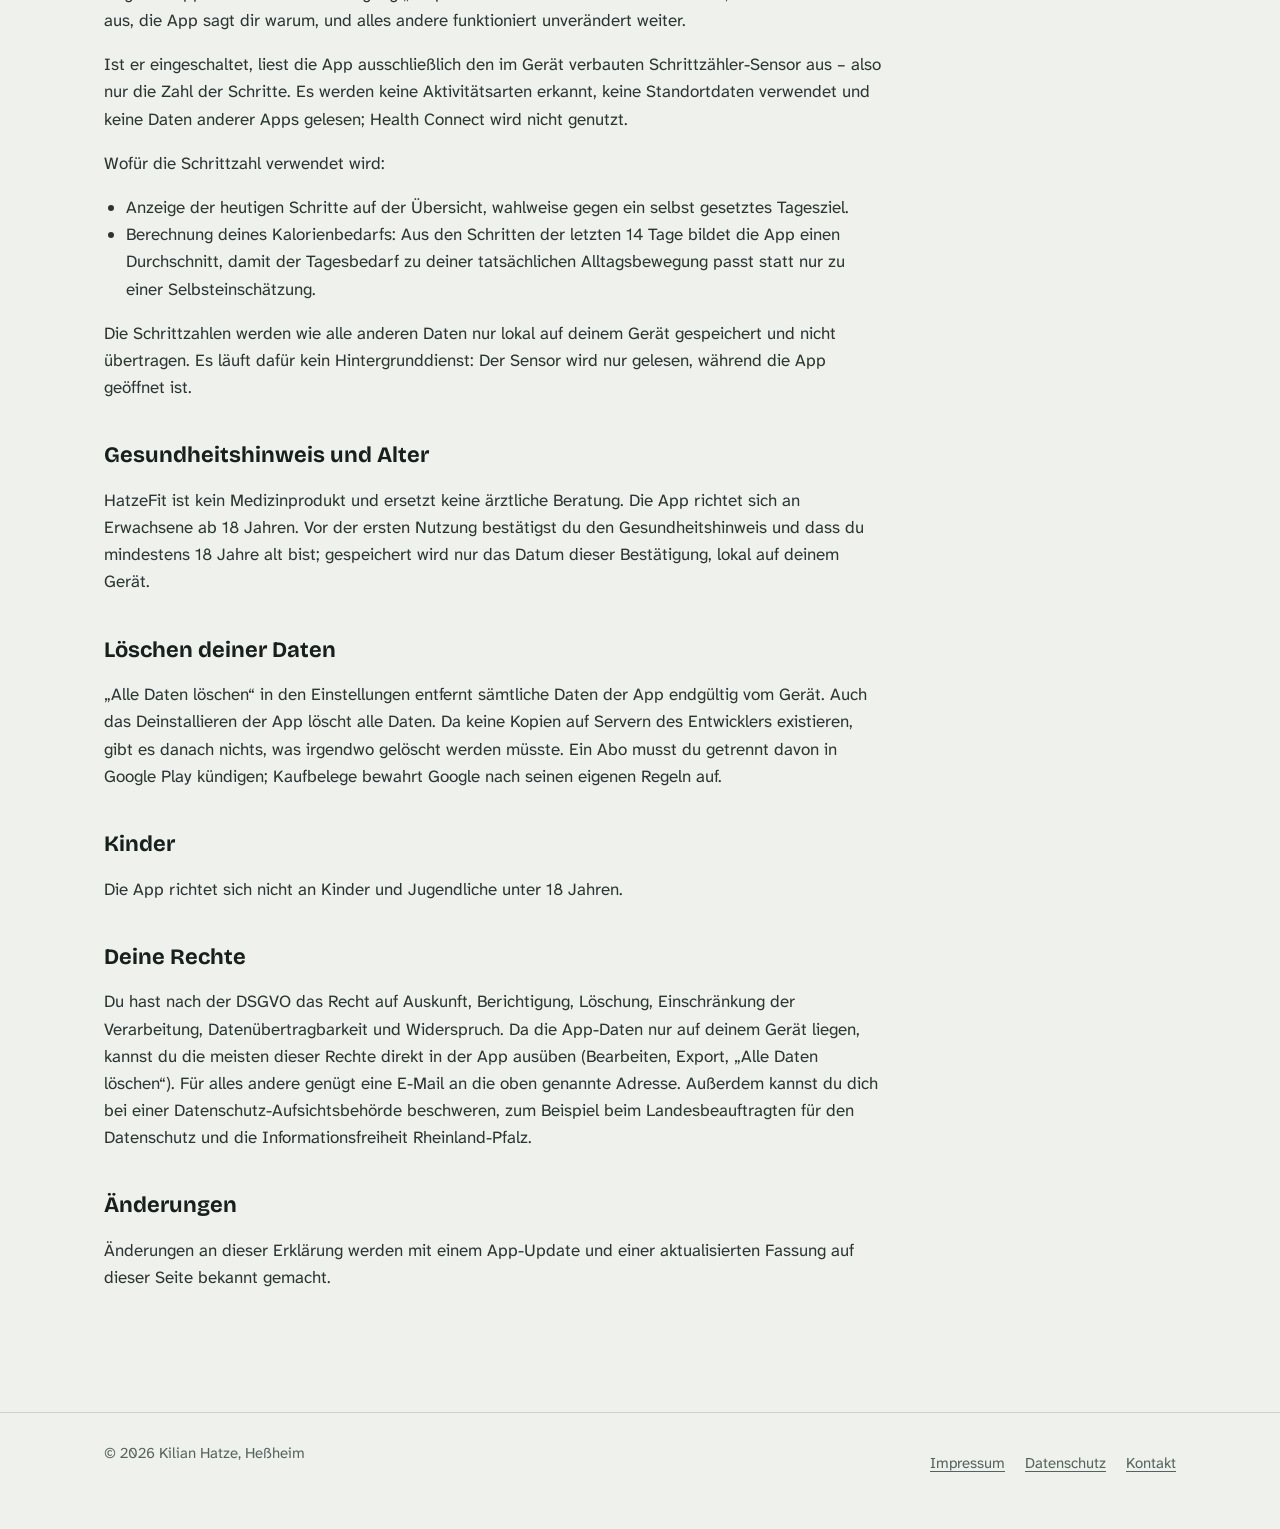
<file: hatzefit/datenschutz.html>
<!doctype html>
<html lang="de">
<head>
<meta charset="utf-8">
<meta name="viewport" content="width=device-width, initial-scale=1">
<title>Datenschutz – HatzeFit</title>
<meta name="description" content="Datenschutzerklärung der App HatzeFit.">
<link rel="canonical" href="https://hatze-apps.de/hatzefit/datenschutz.html">
<meta name="theme-color" content="#eef1ec">
<link rel="preload" href="/fonts/bricolage.woff2" as="font" type="font/woff2" crossorigin>
<link rel="stylesheet" href="/style.css">
<link rel="icon" href="/favicon.ico" sizes="32x32">
<link rel="icon" href="/favicon.svg" type="image/svg+xml">
<link rel="apple-touch-icon" href="/apple-touch-icon.png">
</head>
<body>
<header class="kopf"><div class="rahmen">
  <a class="marke" href="/"><svg viewBox="0 0 64 64" aria-hidden="true"><rect width="64" height="64" rx="16" fill="#17201c"/><rect x="15" y="14" width="9" height="36" rx="4.5" fill="#e9b949"/><rect x="40" y="14" width="9" height="36" rx="4.5" fill="#b9eed0"/><rect x="15" y="28" width="34" height="8" rx="4" fill="#f2c94c" transform="rotate(-8 32 32)"/></svg>Hatze Apps</a>
  <nav aria-label="Hauptnavigation"><a href="/#iptv">IPTV Pro</a><a href="/#notizen">Notizen</a><a href="/#hatzefit">HatzeFit</a><a href="/#lernen">Lernen Hatze</a><a href="/#kontakt">Support</a></nav>
</div></header>
<main>
<div class="rahmen">

<article class="doc">
<h1>Datenschutzerklärung HatzeFit</h1>
<p class="stand">Stand: 11. November 2026 · Gilt für HatzeFit ab Version 1.1.0.</p>

<h2>Kurzfassung</h2>
<p>HatzeFit funktioniert vollständig offline. Alle Daten, die du in der App erfasst – Ernährungstagebuch, Training, Gewicht, Körpermaße, Fotos, Notizen – bleiben ausschließlich auf deinem Gerät. Es gibt keinen Server des Entwicklers, keine Konten, keine Analyse- oder Werbedienste und kein Tracking.</p>
<p>Die App spricht mit genau zwei fremden Diensten, und nur für einen klar umrissenen Zweck:</p>
<ul>
<li><strong>Open Food Facts</strong> – wenn du einen Barcode scannst oder online nach einem Lebensmittel suchst (optional).</li>
<li><strong>Google Play</strong> – wenn du HatzeFit Premium kaufst, und um zu prüfen, ob ein Kauf aktiv ist.</li>
</ul>

<h2>Verantwortlich</h2>
<div class="box">
<p><strong>Kilian Manuel Hatzenbühler</strong> (Entwicklername „Kilian Hatze“)</p>
<p>Hauptstraße 46<br>67258 Heßheim<br>Deutschland</p>
<p>E-Mail: <a href="mailto:hatze.support@gmail.com">hatze.support@gmail.com</a><br>Telefon: <a href="tel:+4962337786338">+49 6233 7786338</a></p>
</div>

<h2>Welche Daten die App speichert</h2>
<p>Die App speichert die von dir eingegebenen Daten in einer lokalen Datenbank auf deinem Gerät:</p>
<ul>
<li>Ernährungstagebuch (Lebensmittel, Mengen, Mahlzeiten), eigene Lebensmittel, Rezepte und Mahlzeiten-Pakete</li>
<li>Ernährungsweisen und Zutaten, die du aus den Essensvorschlägen ausschließt</li>
<li>Trainingspläne, Workouts, Ausdauereinheiten und Rekorde</li>
<li>Körperdaten: Geburtsjahr, Geschlecht, Größe, Gewicht, Körpermaße (z. B. Taille), Wunschgewicht, Zieltaille und optionale Fortschrittsfotos</li>
<li>Dein Trainingsprofil für einen persönlichen Plan: Ort, Erfahrung, Trainingstage, Dauer und körperliche Einschränkungen, die du angibst (z. B. Knie, Rücken, Schulter)</li>
<li>Dein regelmäßiges Training (Sportart, Einheiten pro Woche, Dauer)</li>
<li>Wöchentliche Check-ins zu deinem Plan</li>
<li>Tagesnotizen, Stimmung, Schlafstunden, Trink- und Fastenprotokoll</li>
<li>Schrittzahlen pro Tag, wenn du den Schrittzähler einschaltest (siehe unten)</li>
<li>Einstellungen (Ziele, Erinnerungen, Design), das Datum, an dem du den Gesundheitshinweis und dein Alter bestätigt hast, und ob HatzeFit Premium aktiv ist (siehe „Käufe und Abos“)</li>
</ul>
<p>Einige dieser Angaben sind Gesundheitsdaten im Sinne von Art. 9 DSGVO (Körpermaße, Gewicht, körperliche Einschränkungen, Fotos). Sie werden ausschließlich auf deinem Gerät verarbeitet. Ich habe keinen Zugriff darauf, und sie werden an niemanden übertragen.</p>
<p>Die automatische Android-Cloud-Sicherung ist für diese App bewusst deaktiviert. Sicherungskopien erstellst du selbst über „Sicherung erstellen“ in den Einstellungen und entscheidest selbst, wo sie gespeichert werden.</p>

<h2>Lebensmittelsuche: Open Food Facts</h2>
<p>Wenn du einen Barcode scannst oder online nach einem Lebensmittel suchst, stellt die App eine Anfrage an die freie Lebensmitteldatenbank Open Food Facts (openfoodfacts.org, betrieben von Open Food Facts, Frankreich). Übertragen wird dabei nur der Barcode beziehungsweise dein Suchbegriff – keine persönlichen Daten, keine Gerätekennung. Die Antwort wird lokal auf deinem Gerät gespeichert, damit dieselbe Suche danach offline funktioniert.</p>
<p>Diese Anfragen finden nur statt, wenn du sie aktiv auslöst. Für die Verarbeitung durch Open Food Facts gilt deren <a href="https://world.openfoodfacts.org/privacy">Datenschutzerklärung</a>. Die Produktdaten stehen unter der Open Database License (ODbL), Produktbilder unter CC BY-SA; die App nennt das in den Einstellungen unter „Rechtliches“.</p>

<h2>Käufe und Abos: Google Play</h2>
<p>HatzeFit ist kostenlos. Einzelne Funktionen gehören zu HatzeFit Premium, das du als Monatsabo, Jahresabo oder einmaligen Kauf erwerben kannst.</p>
<ul>
<li><strong>Gekauft wird ausschließlich über Google Play.</strong> Zahlungsdaten, Rechnungsadresse und dein Google-Konto verarbeitet Google (Google Ireland Limited) als eigener Verantwortlicher nach der <a href="https://policies.google.com/privacy">Datenschutzerklärung von Google</a>. Ich erhalte davon nichts, was dich als Person erkennbar macht.</li>
<li><strong>Die App erfährt nur, ob ein Kauf aktiv ist und welcher.</strong> Dafür fragt sie Google Play beim Start und wenn du „Käufe wiederherstellen“ tippst. Es gibt keinen Server des Entwicklers, keinen Zahlungsdienstleister dazwischen und keine Nutzerkennung, die die App vergibt oder speichert.</li>
<li><strong>Gespeichert wird lokal nur der Status</strong> (z. B. „Jahresabo aktiv“), damit Premium auch offline funktioniert. Meldet Google, dass kein Kauf mehr aktiv ist (etwa nach einer Kündigung), wird Premium in der App wieder deaktiviert. Deine Daten bleiben dabei vollständig erhalten.</li>
<li><strong>Abos verlängern sich automatisch</strong> und können jederzeit in <a href="https://play.google.com/store/account/subscriptions">Google Play</a> gekündigt werden. Das Deinstallieren der App oder „Alle Daten löschen“ kündigt kein Abo.</li>
</ul>

<h2>Rückmeldung per E-Mail</h2>
<p>„Rückmeldung senden“ in den Einstellungen öffnet dein eigenes Mailprogramm mit einer vorbereiteten Nachricht an mich. Darin stehen die App-Version und die Datenbank-Version, damit eine Meldung einer Version zugeordnet werden kann. Du siehst die Nachricht, bevor sie rausgeht, und kannst alles ändern. Die App selbst verschickt nichts; erst wenn du die Mail absendest, erhalte ich deine E-Mail-Adresse und deinen Text und verwende beides nur, um deine Rückmeldung zu beantworten.</p>

<h2>Links</h2>
<p>Die Datenschutzerklärung, Open Food Facts und die Abo-Verwaltung von Google Play öffnet die App in deinem Browser. Für diese Seiten gilt die Datenschutzerklärung ihres jeweiligen Betreibers.</p>

<h2>Berechtigungen</h2>
<ul>
<li><strong>Kamera</strong> – zum Scannen von Barcodes und, wenn du es auswählst, für Fortschrittsfotos. Barcode-Bilder werden weder gespeichert noch übertragen; Fortschrittsfotos werden verkleinert in der lokalen Datenbank gespeichert und verlassen das Gerät nicht.</li>
<li><strong>Fotos (optional)</strong> – um ein vorhandenes Bild als Fortschrittsfoto auszuwählen; gespeichert wird es wie oben.</li>
<li><strong>Benachrichtigungen (optional)</strong> – für lokal geplante Erinnerungen, etwa ans Wiegen, an Mahlzeiten oder ans Ende der Satzpause. Rein lokal, kein Push-Dienst.</li>
<li><strong>Körperliche Aktivität / Aktivitätserkennung</strong> (android.permission.ACTIVITY_RECOGNITION, optional) – siehe nächster Abschnitt.</li>
<li><strong>Internet</strong> – nur für die Lebensmittelsuche und Google Play.</li>
<li><strong>Google Play Billing</strong> (com.android.vending.BILLING) – für Käufe über Google Play.</li>
</ul>

<h2>Schrittzähler (optional)</h2>
<p>Der Schrittzähler ist standardmäßig ausgeschaltet. Erst wenn du ihn in den Einstellungen einschaltest, fragt die App die Android-Berechtigung „Körperliche Aktivität“ ab. Lehnst du sie ab, bleibt der Schalter aus, die App sagt dir warum, und alles andere funktioniert unverändert weiter.</p>
<p>Ist er eingeschaltet, liest die App ausschließlich den im Gerät verbauten Schrittzähler-Sensor aus – also nur die Zahl der Schritte. Es werden keine Aktivitätsarten erkannt, keine Standortdaten verwendet und keine Daten anderer Apps gelesen; Health Connect wird nicht genutzt.</p>
<p>Wofür die Schrittzahl verwendet wird:</p>
<ul>
<li>Anzeige der heutigen Schritte auf der Übersicht, wahlweise gegen ein selbst gesetztes Tagesziel.</li>
<li>Berechnung deines Kalorienbedarfs: Aus den Schritten der letzten 14 Tage bildet die App einen Durchschnitt, damit der Tagesbedarf zu deiner tatsächlichen Alltagsbewegung passt statt nur zu einer Selbsteinschätzung.</li>
</ul>
<p>Die Schrittzahlen werden wie alle anderen Daten nur lokal auf deinem Gerät gespeichert und nicht übertragen. Es läuft dafür kein Hintergrunddienst: Der Sensor wird nur gelesen, während die App geöffnet ist.</p>

<h2>Gesundheitshinweis und Alter</h2>
<p>HatzeFit ist kein Medizinprodukt und ersetzt keine ärztliche Beratung. Die App richtet sich an Erwachsene ab 18 Jahren. Vor der ersten Nutzung bestätigst du den Gesundheitshinweis und dass du mindestens 18 Jahre alt bist; gespeichert wird nur das Datum dieser Bestätigung, lokal auf deinem Gerät.</p>

<h2>Löschen deiner Daten</h2>
<p>„Alle Daten löschen“ in den Einstellungen entfernt sämtliche Daten der App endgültig vom Gerät. Auch das Deinstallieren der App löscht alle Daten. Da keine Kopien auf Servern des Entwicklers existieren, gibt es danach nichts, was irgendwo gelöscht werden müsste. Ein Abo musst du getrennt davon in Google Play kündigen; Kaufbelege bewahrt Google nach seinen eigenen Regeln auf.</p>

<h2>Kinder</h2>
<p>Die App richtet sich nicht an Kinder und Jugendliche unter 18 Jahren.</p>

<h2>Deine Rechte</h2>
<p>Du hast nach der DSGVO das Recht auf Auskunft, Berichtigung, Löschung, Einschränkung der Verarbeitung, Datenübertragbarkeit und Widerspruch. Da die App-Daten nur auf deinem Gerät liegen, kannst du die meisten dieser Rechte direkt in der App ausüben (Bearbeiten, Export, „Alle Daten löschen“). Für alles andere genügt eine E-Mail an die oben genannte Adresse. Außerdem kannst du dich bei einer Datenschutz-Aufsichtsbehörde beschweren, zum Beispiel beim Landesbeauftragten für den Datenschutz und die Informationsfreiheit Rheinland-Pfalz.</p>

<h2>Änderungen</h2>
<p>Änderungen an dieser Erklärung werden mit einem App-Update und einer aktualisierten Fassung auf dieser Seite bekannt gemacht.</p>
</article>

</div>
</main>
<footer class="fuss-seite"><div class="rahmen">
  <div>© 2026 Kilian Hatze, Heßheim</div>
  <nav aria-label="Rechtliches"><a href="/impressum.html">Impressum</a><a href="/datenschutz.html">Datenschutz</a><a href="mailto:hatze.support@gmail.com">Kontakt</a></nav>
</div></footer>
</body>
</html>
</file>
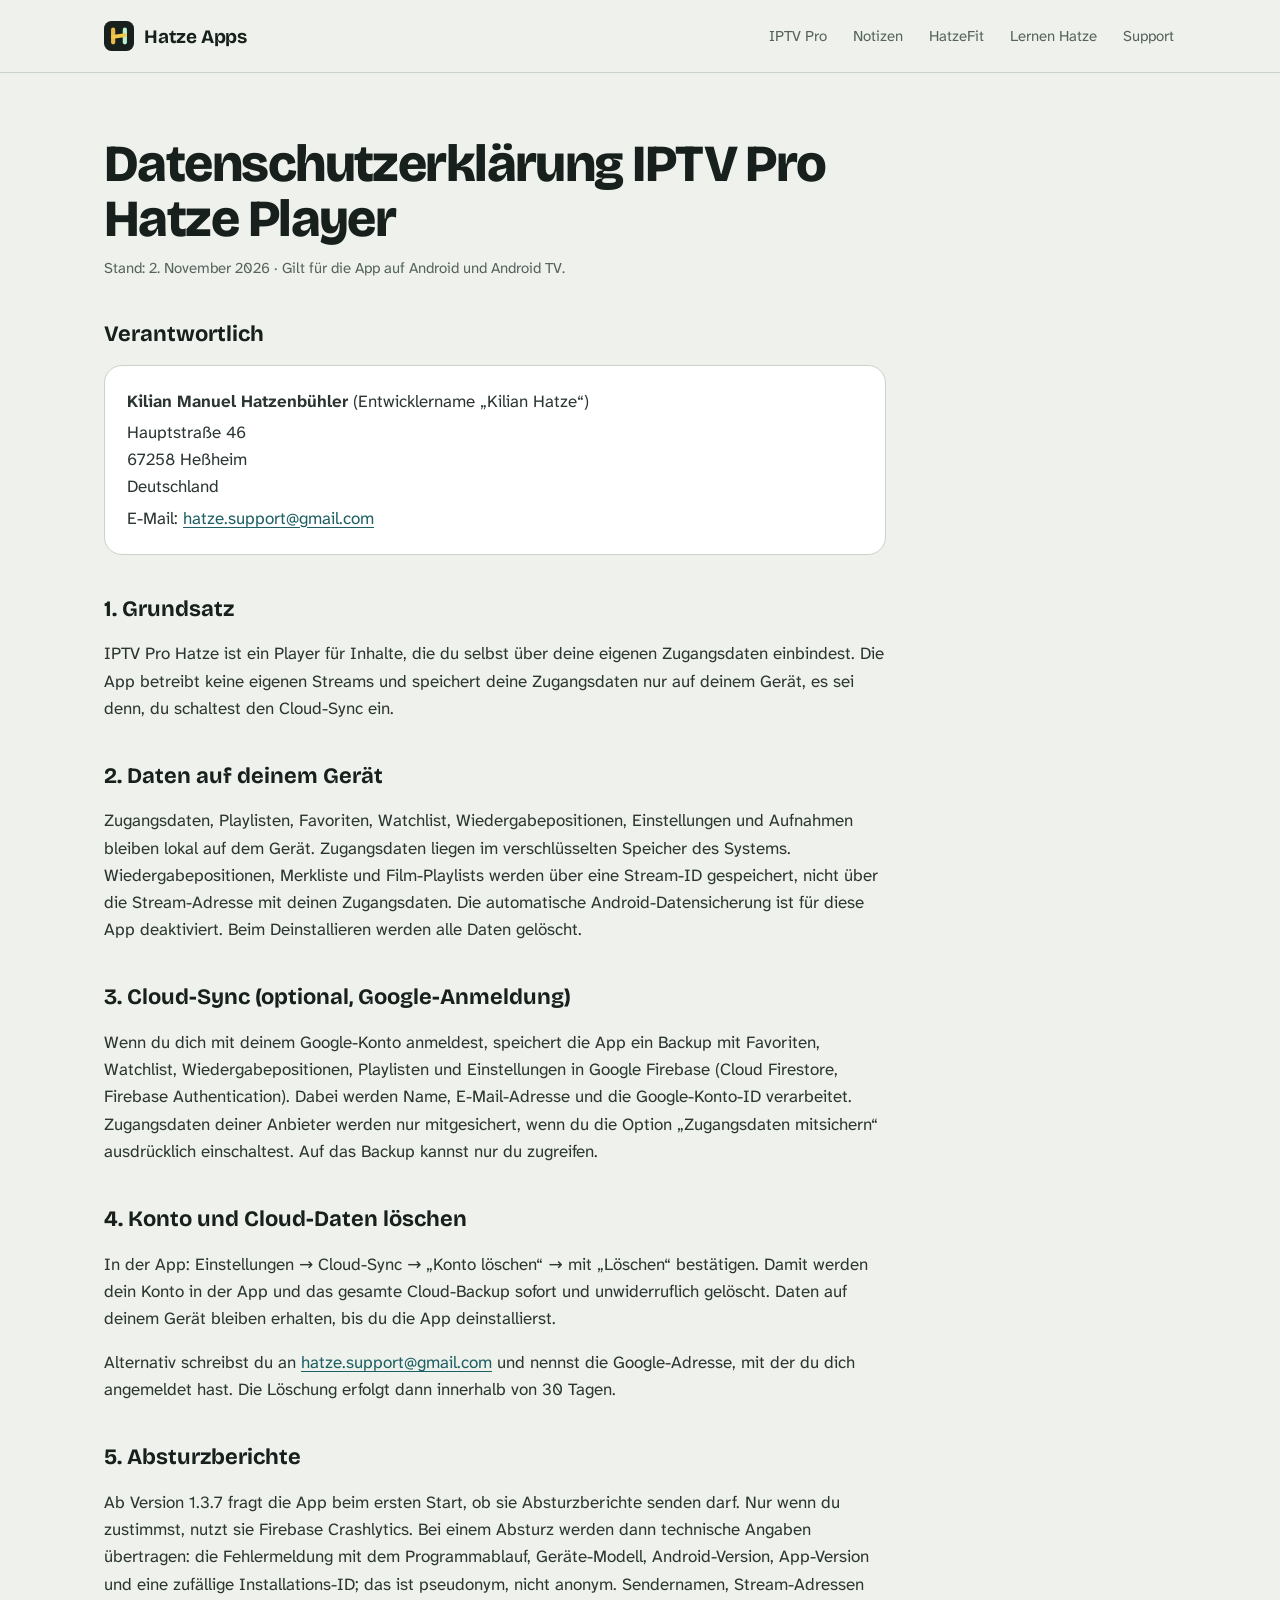
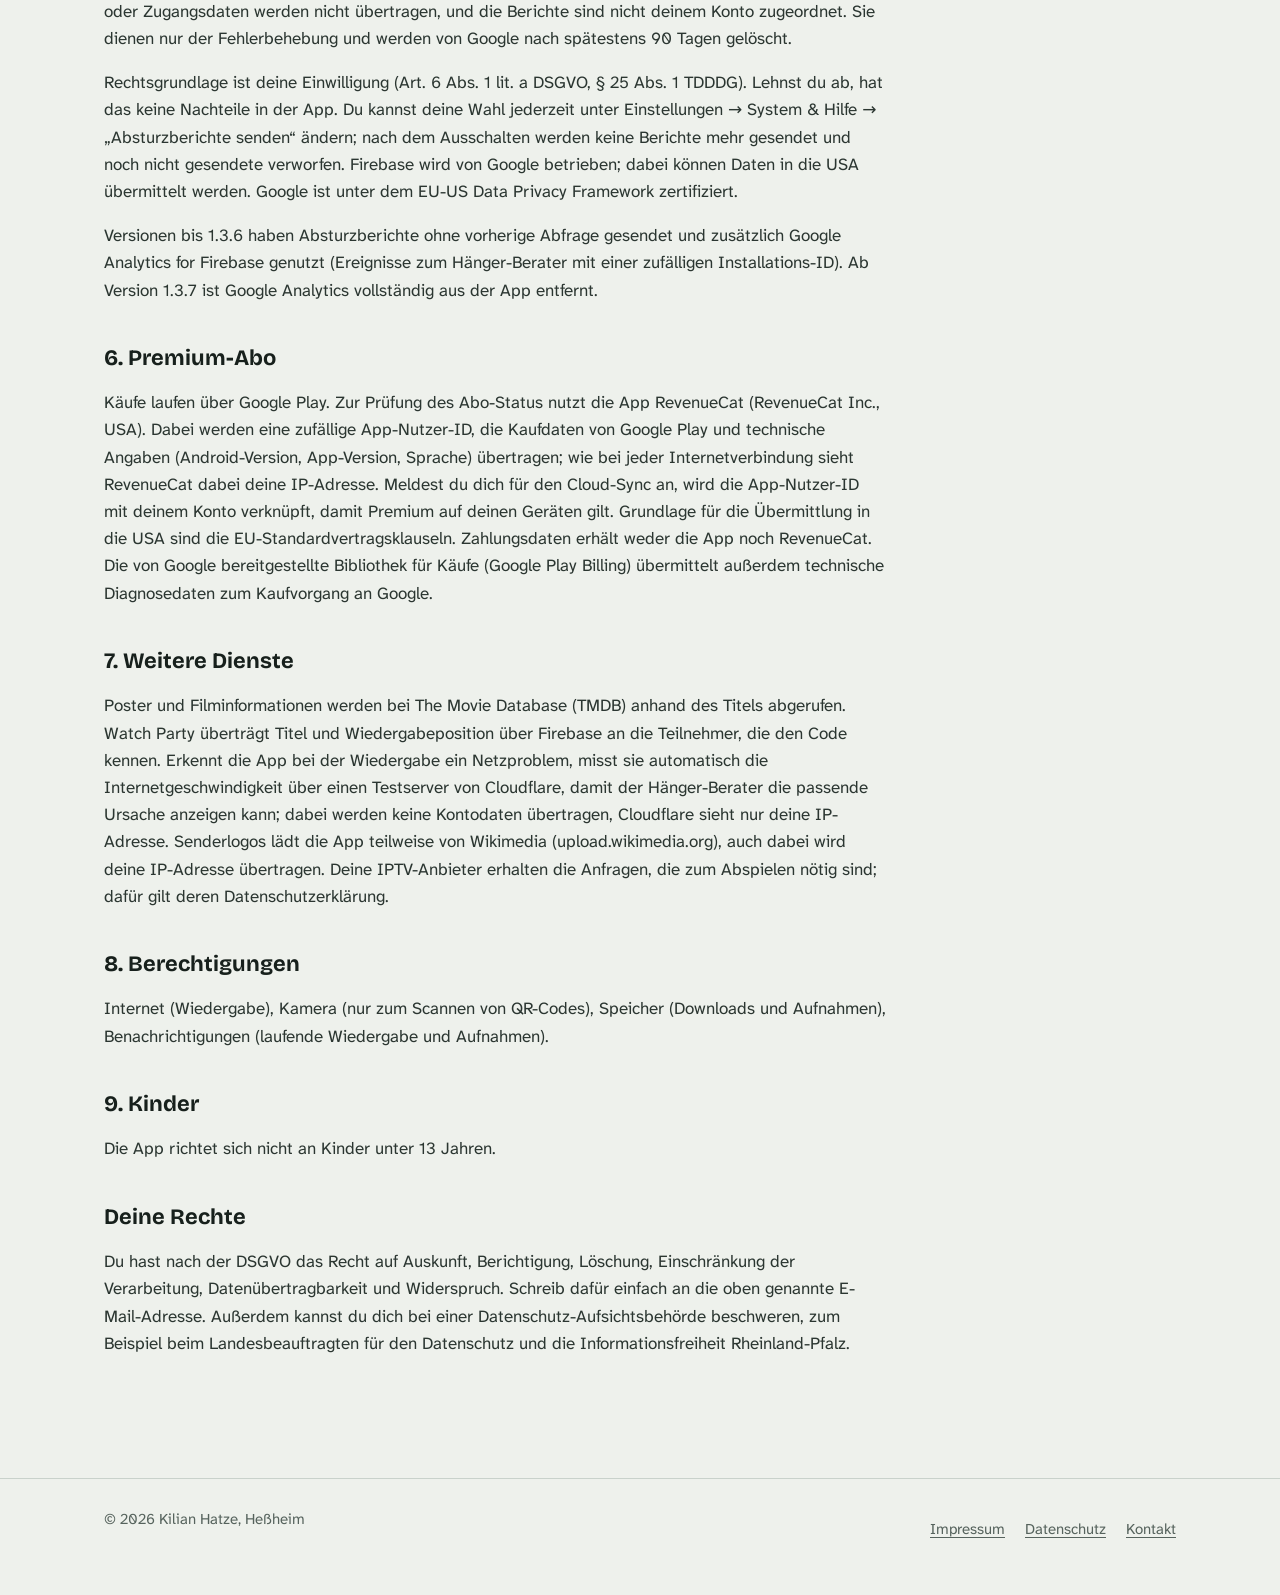
<file: iptv-pro-hatze/datenschutz.html>
<!doctype html>
<html lang="de">
<head>
<meta charset="utf-8">
<meta name="viewport" content="width=device-width, initial-scale=1">
<title>Datenschutz – IPTV Pro Hatze Player</title>
<meta name="description" content="Datenschutzerklärung der App IPTV Pro Hatze Player.">
<link rel="canonical" href="https://hatze-apps.de/iptv-pro-hatze/datenschutz.html">
<meta name="theme-color" content="#eef1ec">
<link rel="preload" href="/fonts/bricolage.woff2" as="font" type="font/woff2" crossorigin>
<link rel="stylesheet" href="/style.css">
<link rel="icon" href="/favicon.ico" sizes="32x32">
<link rel="icon" href="/favicon.svg" type="image/svg+xml">
<link rel="apple-touch-icon" href="/apple-touch-icon.png">
</head>
<body>
<header class="kopf"><div class="rahmen">
  <a class="marke" href="/"><svg viewBox="0 0 64 64" aria-hidden="true"><rect width="64" height="64" rx="16" fill="#17201c"/><rect x="15" y="14" width="9" height="36" rx="4.5" fill="#e9b949"/><rect x="40" y="14" width="9" height="36" rx="4.5" fill="#b9eed0"/><rect x="15" y="28" width="34" height="8" rx="4" fill="#f2c94c" transform="rotate(-8 32 32)"/></svg>Hatze Apps</a>
  <nav aria-label="Hauptnavigation"><a href="/#iptv">IPTV Pro</a><a href="/#notizen">Notizen</a><a href="/#hatzefit">HatzeFit</a><a href="/#lernen">Lernen Hatze</a><a href="/#kontakt">Support</a></nav>
</div></header>
<main>
<div class="rahmen">

<article class="doc">
<h1>Datenschutzerklärung IPTV Pro Hatze Player</h1>
<p class="stand">Stand: 2. November 2026 · Gilt für die App auf Android und Android TV.</p>

<h2>Verantwortlich</h2>
<div class="box">
<p><strong>Kilian Manuel Hatzenbühler</strong> (Entwicklername „Kilian Hatze“)</p>
<p>Hauptstraße 46<br>67258 Heßheim<br>Deutschland</p>
<p>E-Mail: <a href="mailto:hatze.support@gmail.com">hatze.support@gmail.com</a></p>
</div>

<h2>1. Grundsatz</h2>
<p>IPTV Pro Hatze ist ein Player für Inhalte, die du selbst über deine eigenen Zugangsdaten einbindest. Die App betreibt keine eigenen Streams und speichert deine Zugangsdaten nur auf deinem Gerät, es sei denn, du schaltest den Cloud-Sync ein.</p>

<h2>2. Daten auf deinem Gerät</h2>
<p>Zugangsdaten, Playlisten, Favoriten, Watchlist, Wiedergabepositionen, Einstellungen und Aufnahmen bleiben lokal auf dem Gerät. Zugangsdaten liegen im verschlüsselten Speicher des Systems. Wiedergabepositionen, Merkliste und Film-Playlists werden über eine Stream-ID gespeichert, nicht über die Stream-Adresse mit deinen Zugangsdaten. Die automatische Android-Datensicherung ist für diese App deaktiviert. Beim Deinstallieren werden alle Daten gelöscht.</p>

<h2>3. Cloud-Sync (optional, Google-Anmeldung)</h2>
<p>Wenn du dich mit deinem Google-Konto anmeldest, speichert die App ein Backup mit Favoriten, Watchlist, Wiedergabepositionen, Playlisten und Einstellungen in Google Firebase (Cloud Firestore, Firebase Authentication). Dabei werden Name, E-Mail-Adresse und die Google-Konto-ID verarbeitet. Zugangsdaten deiner Anbieter werden nur mitgesichert, wenn du die Option „Zugangsdaten mitsichern“ ausdrücklich einschaltest. Auf das Backup kannst nur du zugreifen.</p>

<h2 id="loeschen">4. Konto und Cloud-Daten löschen</h2>
<p>In der App: Einstellungen → Cloud-Sync → „Konto löschen“ → mit „Löschen“ bestätigen. Damit werden dein Konto in der App und das gesamte Cloud-Backup sofort und unwiderruflich gelöscht. Daten auf deinem Gerät bleiben erhalten, bis du die App deinstallierst.</p>
<p>Alternativ schreibst du an <a href="mailto:hatze.support@gmail.com">hatze.support@gmail.com</a> und nennst die Google-Adresse, mit der du dich angemeldet hast. Die Löschung erfolgt dann innerhalb von 30 Tagen.</p>

<h2>5. Absturzberichte</h2>
<p>Ab Version 1.3.7 fragt die App beim ersten Start, ob sie Absturzberichte senden darf. Nur wenn du zustimmst, nutzt sie Firebase Crashlytics. Bei einem Absturz werden dann technische Angaben übertragen: die Fehlermeldung mit dem Programmablauf, Geräte-Modell, Android-Version, App-Version und eine zufällige Installations-ID; das ist pseudonym, nicht anonym. Sendernamen, Stream-Adressen oder Zugangsdaten werden nicht übertragen, und die Berichte sind nicht deinem Konto zugeordnet. Sie dienen nur der Fehlerbehebung und werden von Google nach spätestens 90 Tagen gelöscht.</p>
<p>Rechtsgrundlage ist deine Einwilligung (Art. 6 Abs. 1 lit. a DSGVO, § 25 Abs. 1 TDDDG). Lehnst du ab, hat das keine Nachteile in der App. Du kannst deine Wahl jederzeit unter Einstellungen → System &amp; Hilfe → „Absturzberichte senden“ ändern; nach dem Ausschalten werden keine Berichte mehr gesendet und noch nicht gesendete verworfen. Firebase wird von Google betrieben; dabei können Daten in die USA übermittelt werden. Google ist unter dem EU-US Data Privacy Framework zertifiziert.</p>
<p>Versionen bis 1.3.6 haben Absturzberichte ohne vorherige Abfrage gesendet und zusätzlich Google Analytics for Firebase genutzt (Ereignisse zum Hänger-Berater mit einer zufälligen Installations-ID). Ab Version 1.3.7 ist Google Analytics vollständig aus der App entfernt.</p>

<h2>6. Premium-Abo</h2>
<p>Käufe laufen über Google Play. Zur Prüfung des Abo-Status nutzt die App RevenueCat (RevenueCat Inc., USA). Dabei werden eine zufällige App-Nutzer-ID, die Kaufdaten von Google Play und technische Angaben (Android-Version, App-Version, Sprache) übertragen; wie bei jeder Internetverbindung sieht RevenueCat dabei deine IP-Adresse. Meldest du dich für den Cloud-Sync an, wird die App-Nutzer-ID mit deinem Konto verknüpft, damit Premium auf deinen Geräten gilt. Grundlage für die Übermittlung in die USA sind die EU-Standardvertragsklauseln. Zahlungsdaten erhält weder die App noch RevenueCat. Die von Google bereitgestellte Bibliothek für Käufe (Google Play Billing) übermittelt außerdem technische Diagnosedaten zum Kaufvorgang an Google.</p>

<h2>7. Weitere Dienste</h2>
<p>Poster und Filminformationen werden bei The Movie Database (TMDB) anhand des Titels abgerufen. Watch Party überträgt Titel und Wiedergabeposition über Firebase an die Teilnehmer, die den Code kennen. Erkennt die App bei der Wiedergabe ein Netzproblem, misst sie automatisch die Internetgeschwindigkeit über einen Testserver von Cloudflare, damit der Hänger-Berater die passende Ursache anzeigen kann; dabei werden keine Kontodaten übertragen, Cloudflare sieht nur deine IP-Adresse. Senderlogos lädt die App teilweise von Wikimedia (upload.wikimedia.org), auch dabei wird deine IP-Adresse übertragen. Deine IPTV-Anbieter erhalten die Anfragen, die zum Abspielen nötig sind; dafür gilt deren Datenschutzerklärung.</p>

<h2>8. Berechtigungen</h2>
<p>Internet (Wiedergabe), Kamera (nur zum Scannen von QR-Codes), Speicher (Downloads und Aufnahmen), Benachrichtigungen (laufende Wiedergabe und Aufnahmen).</p>

<h2>9. Kinder</h2>
<p>Die App richtet sich nicht an Kinder unter 13 Jahren.</p>

<h2>Deine Rechte</h2>
<p>Du hast nach der DSGVO das Recht auf Auskunft, Berichtigung, Löschung, Einschränkung der Verarbeitung, Datenübertragbarkeit und Widerspruch. Schreib dafür einfach an die oben genannte E-Mail-Adresse. Außerdem kannst du dich bei einer Datenschutz-Aufsichtsbehörde beschweren, zum Beispiel beim Landesbeauftragten für den Datenschutz und die Informationsfreiheit Rheinland-Pfalz.</p>
</article>

</div>
</main>
<footer class="fuss-seite"><div class="rahmen">
  <div>© 2026 Kilian Hatze, Heßheim</div>
  <nav aria-label="Rechtliches"><a href="/impressum.html">Impressum</a><a href="/datenschutz.html">Datenschutz</a><a href="mailto:hatze.support@gmail.com">Kontakt</a></nav>
</div></footer>
</body>
</html>
</file>
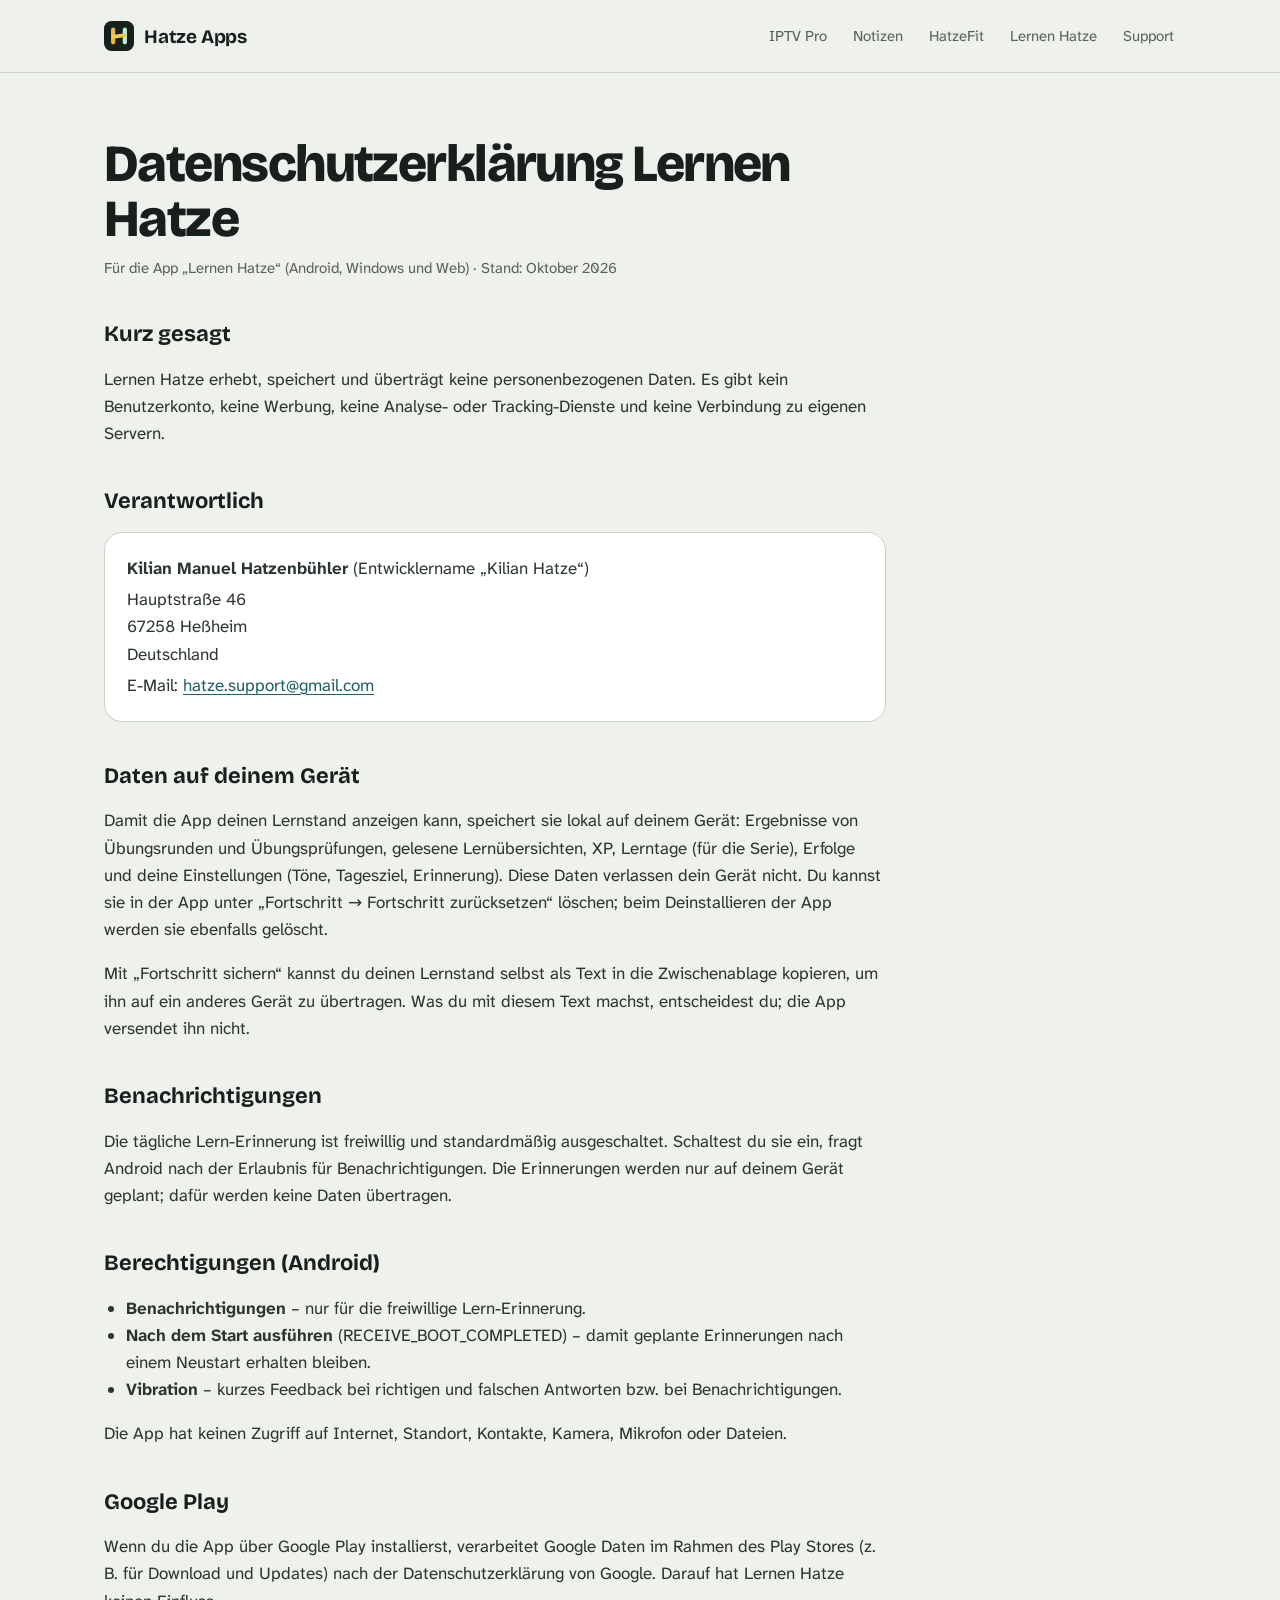
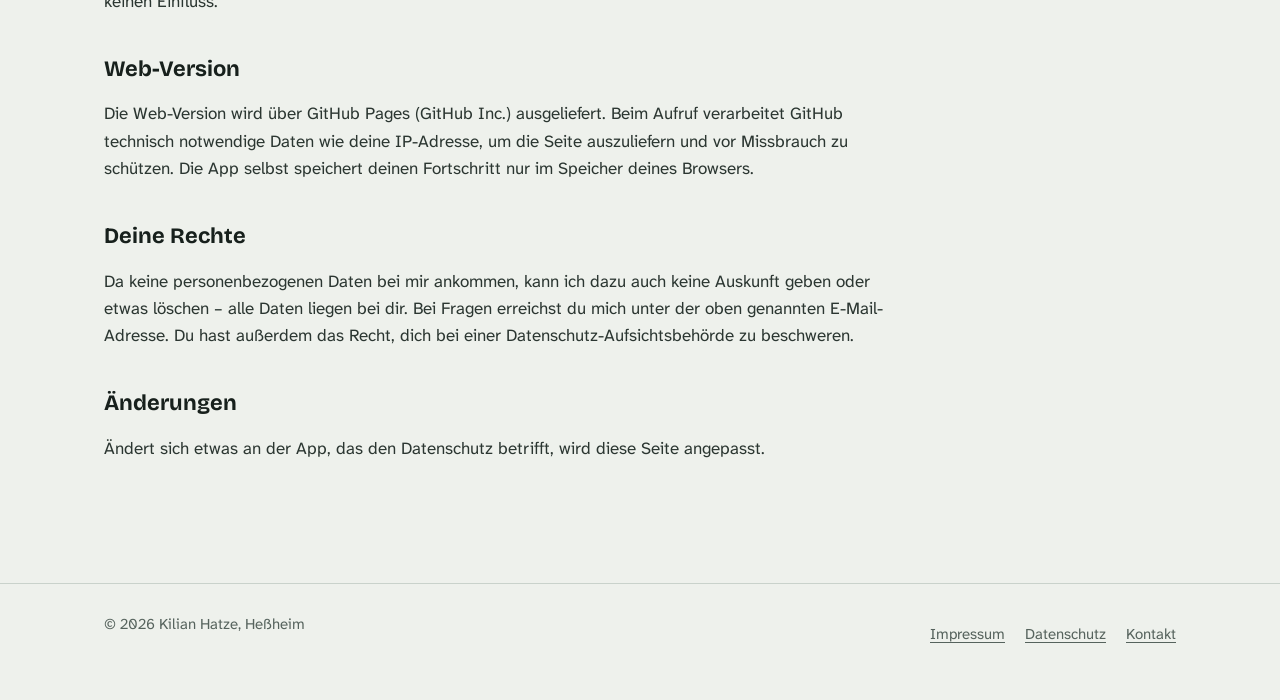
<file: lernen-hatze/datenschutz.html>
<!doctype html>
<html lang="de">
<head>
<meta charset="utf-8">
<meta name="viewport" content="width=device-width, initial-scale=1">
<title>Datenschutz – Lernen Hatze</title>
<meta name="description" content="Datenschutzerklärung der App Lernen Hatze.">
<link rel="canonical" href="https://hatze-apps.de/lernen-hatze/datenschutz.html">
<meta name="theme-color" content="#eef1ec">
<link rel="preload" href="/fonts/bricolage.woff2" as="font" type="font/woff2" crossorigin>
<link rel="stylesheet" href="/style.css">
<link rel="icon" href="/favicon.ico" sizes="32x32">
<link rel="icon" href="/favicon.svg" type="image/svg+xml">
<link rel="apple-touch-icon" href="/apple-touch-icon.png">
</head>
<body>
<header class="kopf"><div class="rahmen">
  <a class="marke" href="/"><svg viewBox="0 0 64 64" aria-hidden="true"><rect width="64" height="64" rx="16" fill="#17201c"/><rect x="15" y="14" width="9" height="36" rx="4.5" fill="#e9b949"/><rect x="40" y="14" width="9" height="36" rx="4.5" fill="#b9eed0"/><rect x="15" y="28" width="34" height="8" rx="4" fill="#f2c94c" transform="rotate(-8 32 32)"/></svg>Hatze Apps</a>
  <nav aria-label="Hauptnavigation"><a href="/#iptv">IPTV Pro</a><a href="/#notizen">Notizen</a><a href="/#hatzefit">HatzeFit</a><a href="/#lernen">Lernen Hatze</a><a href="/#kontakt">Support</a></nav>
</div></header>
<main>
<div class="rahmen">

<article class="doc">
<h1>Datenschutzerklärung Lernen Hatze</h1>
<p class="stand">Für die App „Lernen Hatze“ (Android, Windows und Web) · Stand: Oktober 2026</p>

<h2>Kurz gesagt</h2>
<p>Lernen Hatze erhebt, speichert und überträgt keine personenbezogenen Daten. Es gibt kein Benutzerkonto, keine Werbung, keine Analyse- oder Tracking-Dienste und keine Verbindung zu eigenen Servern.</p>

<h2>Verantwortlich</h2>
<div class="box">
<p><strong>Kilian Manuel Hatzenbühler</strong> (Entwicklername „Kilian Hatze“)</p>
<p>Hauptstraße 46<br>67258 Heßheim<br>Deutschland</p>
<p>E-Mail: <a href="mailto:hatze.support@gmail.com">hatze.support@gmail.com</a></p>
</div>

<h2>Daten auf deinem Gerät</h2>
<p>Damit die App deinen Lernstand anzeigen kann, speichert sie lokal auf deinem Gerät: Ergebnisse von Übungsrunden und Übungsprüfungen, gelesene Lernübersichten, XP, Lerntage (für die Serie), Erfolge und deine Einstellungen (Töne, Tagesziel, Erinnerung). Diese Daten verlassen dein Gerät nicht. Du kannst sie in der App unter „Fortschritt → Fortschritt zurücksetzen“ löschen; beim Deinstallieren der App werden sie ebenfalls gelöscht.</p>
<p>Mit „Fortschritt sichern“ kannst du deinen Lernstand selbst als Text in die Zwischenablage kopieren, um ihn auf ein anderes Gerät zu übertragen. Was du mit diesem Text machst, entscheidest du; die App versendet ihn nicht.</p>

<h2>Benachrichtigungen</h2>
<p>Die tägliche Lern-Erinnerung ist freiwillig und standardmäßig ausgeschaltet. Schaltest du sie ein, fragt Android nach der Erlaubnis für Benachrichtigungen. Die Erinnerungen werden nur auf deinem Gerät geplant; dafür werden keine Daten übertragen.</p>

<h2>Berechtigungen (Android)</h2>
<ul>
<li><strong>Benachrichtigungen</strong> – nur für die freiwillige Lern-Erinnerung.</li>
<li><strong>Nach dem Start ausführen</strong> (RECEIVE_BOOT_COMPLETED) – damit geplante Erinnerungen nach einem Neustart erhalten bleiben.</li>
<li><strong>Vibration</strong> – kurzes Feedback bei richtigen und falschen Antworten bzw. bei Benachrichtigungen.</li>
</ul>
<p>Die App hat keinen Zugriff auf Internet, Standort, Kontakte, Kamera, Mikrofon oder Dateien.</p>

<h2>Google Play</h2>
<p>Wenn du die App über Google Play installierst, verarbeitet Google Daten im Rahmen des Play Stores (z. B. für Download und Updates) nach der Datenschutzerklärung von Google. Darauf hat Lernen Hatze keinen Einfluss.</p>

<h2>Web-Version</h2>
<p>Die Web-Version wird über GitHub Pages (GitHub Inc.) ausgeliefert. Beim Aufruf verarbeitet GitHub technisch notwendige Daten wie deine IP-Adresse, um die Seite auszuliefern und vor Missbrauch zu schützen. Die App selbst speichert deinen Fortschritt nur im Speicher deines Browsers.</p>

<h2>Deine Rechte</h2>
<p>Da keine personenbezogenen Daten bei mir ankommen, kann ich dazu auch keine Auskunft geben oder etwas löschen – alle Daten liegen bei dir. Bei Fragen erreichst du mich unter der oben genannten E-Mail-Adresse. Du hast außerdem das Recht, dich bei einer Datenschutz-Aufsichtsbehörde zu beschweren.</p>

<h2>Änderungen</h2>
<p>Ändert sich etwas an der App, das den Datenschutz betrifft, wird diese Seite angepasst.</p>
</article>

</div>
</main>
<footer class="fuss-seite"><div class="rahmen">
  <div>© 2026 Kilian Hatze, Heßheim</div>
  <nav aria-label="Rechtliches"><a href="/impressum.html">Impressum</a><a href="/datenschutz.html">Datenschutz</a><a href="mailto:hatze.support@gmail.com">Kontakt</a></nav>
</div></footer>
</body>
</html>
</file>
<file: style.css>
/* Hatze Apps – hatze-apps.de
   Schriften lokal eingebunden (SIL Open Font License): Bricolage Grotesque, Atkinson Hyperlegible Next */
@font-face { font-family: "Bricolage"; src: url("/fonts/bricolage.woff2") format("woff2"); font-weight: 200 800; font-display: swap; }
@font-face { font-family: "Atkinson"; src: url("/fonts/atkinson-400.woff2") format("woff2"); font-weight: 400; font-display: swap; }
@font-face { font-family: "Atkinson"; src: url("/fonts/atkinson-700.woff2") format("woff2"); font-weight: 700; font-display: swap; }

:root {
  --kalk: #eef1ec;        /* Grund */
  --kalk-2: #e2e7e1;
  --tinte: #17201c;       /* Text */
  --grau: #56635d;
  --linie: #c9d2cb;
  --link: #1d5f62;

  --kino: #17130d;   --gold: #e9b949;   --kino-text: #f3eadb;
  --wiese: #1f5c44;  --minze: #b9eed0;  --wiese-text: #eaf6ef;
  --petrol: #1f5f63; --stern: #f2c94c;  --petrol-text: #e8f4f3;

  --display: "Bricolage", "Segoe UI", system-ui, sans-serif;
  --text: "Atkinson", "Segoe UI", system-ui, sans-serif;
  --breite: 1120px;
}

* { box-sizing: border-box; }
html { -webkit-text-size-adjust: 100%; scroll-behavior: smooth; }
@media (prefers-reduced-motion: reduce) { html { scroll-behavior: auto; } }
body {
  margin: 0; background: var(--kalk); color: var(--tinte);
  font: 17px/1.6 var(--text);
}
img { display: block; max-width: 100%; height: auto; }
a { color: var(--link); text-underline-offset: .18em; }
a:focus-visible, .knopf:focus-visible { outline: 3px solid var(--gold); outline-offset: 3px; border-radius: 6px; }
.rahmen { max-width: var(--breite); margin: 0 auto; padding-inline: 24px; }

/* Kopf */
.kopf { border-bottom: 1px solid var(--linie); }
.kopf .rahmen { display: flex; align-items: center; justify-content: space-between; gap: 8px 24px; min-height: 68px; flex-wrap: wrap; padding-block: 12px; }
.marke { display: flex; align-items: center; gap: 10px; color: var(--tinte); text-decoration: none; font: 700 19px/1 var(--display); letter-spacing: -.01em; }
.marke svg { width: 30px; height: 30px; }
.kopf nav { display: flex; gap: 22px; flex-wrap: wrap; }
.kopf nav a { color: var(--grau); text-decoration: none; font-size: 15px; padding: 12px 2px; }
.kopf nav a:hover, .kopf nav a[aria-current="page"] { color: var(--tinte); }

/* Einstieg */
.einstieg { padding: 88px 0 72px; display: grid; grid-template-columns: 1.15fr .85fr; gap: 56px; align-items: end; }
.einstieg h1 {
  font: 800 clamp(56px, 10vw, 128px)/.9 var(--display);
  font-variation-settings: "opsz" 96; letter-spacing: -.045em; margin: 0 0 28px;
}
.einstieg p { font-size: 20px; line-height: 1.55; color: var(--grau); max-width: 34em; margin: 0; }
.einstieg p strong { color: var(--tinte); font-weight: 700; }
.app-wahl { list-style: none; margin: 0; padding: 0; display: grid; gap: 10px; }
.app-wahl a {
  display: grid; grid-template-columns: 56px 1fr auto; gap: 16px; align-items: center;
  padding: 12px 16px 12px 12px; border-radius: 18px; text-decoration: none; color: var(--tinte);
  background: var(--kalk-2); border: 1px solid transparent;
}
.app-wahl a:hover { border-color: var(--linie); background: #fff; }
.app-wahl img { width: 56px; height: 56px; border-radius: 14px; }
.app-wahl b { display: block; font: 700 18px/1.2 var(--display); }
.app-wahl span { color: var(--grau); font-size: 14px; }
.app-wahl .zustand { font-size: 13px; color: var(--grau); white-space: nowrap; }
.app-wahl .zustand.live { color: #1f6b48; font-weight: 700; }

/* App-Kapitel */
.kapitel { padding: 96px 0 104px; }
.kapitel.iptv { background: var(--kino); color: var(--kino-text); --akzent: var(--gold); }
.kapitel.fit { background: var(--wiese); color: var(--wiese-text); --akzent: var(--minze); }
.kapitel.lernen { background: var(--petrol); color: var(--petrol-text); --akzent: var(--stern); }
.kapitel a { color: inherit; }
.kapitel-kopf { display: grid; grid-template-columns: 96px 1fr; gap: 28px; align-items: start; max-width: 860px; }
.kapitel-kopf img { width: 96px; height: 96px; border-radius: 24px; box-shadow: 0 0 0 1px rgba(255,255,255,.12); }
.kapitel h2 { font: 800 clamp(36px, 5.4vw, 64px)/1 var(--display); letter-spacing: -.035em; margin: 4px 0 18px; }
.kapitel .lead { font-size: 20px; line-height: 1.55; margin: 0; max-width: 36em; opacity: .92; }

.kapitel-inhalt { display: grid; grid-template-columns: minmax(320px, 1fr) auto; gap: 64px; margin-top: 56px; align-items: start; }
.merkmale { list-style: none; margin: 0; padding: 0; }
.merkmale li { padding: 14px 0 14px 34px; border-top: 1px solid rgba(255,255,255,.14); position: relative; }
.merkmale li:last-child { border-bottom: 1px solid rgba(255,255,255,.14); }
.merkmale li::before {
  content: ""; position: absolute; left: 4px; top: 22px; width: 12px; height: 12px; border-radius: 3px;
  background: var(--akzent); transform: rotate(45deg);
}
.merkmale b { display: block; font-weight: 700; }
.merkmale span { opacity: .78; font-size: 15px; }

.aktionen { display: flex; flex-wrap: wrap; gap: 12px; align-items: center; margin-top: 28px; }
.knopf {
  display: inline-flex; align-items: center; gap: 10px; padding: 13px 22px; border-radius: 999px;
  font: 700 16px/1 var(--text); text-decoration: none; background: var(--akzent); color: #14110c;
}
.knopf:hover { filter: brightness(1.06); }
.kapitel .knopf:not(.leise) { color: #14110c; }
.knopf.leise { background: transparent; color: inherit; box-shadow: inset 0 0 0 1.5px rgba(255,255,255,.45); }
.knopf svg { width: 18px; height: 18px; }
/* offizielles Badge hat oben/unten je 29 von 250 px transparenten Rand: 55 px Bildhöhe = 42 px sichtbar, so hoch wie .knopf */
.play-badge { display: block; line-height: 0; border-radius: 6px; }
.play-badge img { height: 55px; width: auto; max-width: none; }
.kleingedruckt { font-size: 14px; opacity: .7; margin: 18px 0 0; max-width: 40em; }
.kleingedruckt a { opacity: 1; display: inline-block; padding: 8px 0; }
.zustand-band {
  display: inline-block; font-size: 14px; font-weight: 700; padding: 6px 12px; border-radius: 999px;
  background: rgba(255,255,255,.12); color: var(--akzent); margin-bottom: 12px;
}

/* Handys */
.handys { display: flex; gap: 18px; justify-content: flex-end; }
.handy {
  flex: 0 0 auto; width: 136px; border-radius: 26px; padding: 6px; background: #0d0d0d;
  box-shadow: 0 0 0 1px rgba(255,255,255,.1), 0 24px 48px -20px rgba(0,0,0,.6);
}
.handy img { border-radius: 20px; width: 100%; }
.handys .handy:nth-child(2) { transform: translateY(32px); }
.handys .handy:nth-child(4) { transform: translateY(32px); }

/* Fernseher */
.fernseher { margin: 88px auto 0; max-width: 980px; }
.fernseher .schirm { padding: 10px; background: #0b0b0b; border-radius: 14px; box-shadow: 0 0 0 1px rgba(255,255,255,.1), 0 40px 80px -30px rgba(0,0,0,.7); }
.fernseher .schirm img { border-radius: 6px; }
.fernseher .fuss { width: 26%; height: 10px; margin: 0 auto; background: #2a2a2a; border-radius: 0 0 10px 10px; }
.fernseher figcaption { text-align: center; font-size: 15px; opacity: .75; margin-top: 16px; }

/* Grundsätze */
.grundsaetze { padding: 96px 0 40px; }
.grundsaetze h2, .ueber h2 { font: 800 clamp(30px, 4vw, 44px)/1.05 var(--display); letter-spacing: -.03em; margin: 0 0 40px; max-width: 18em; }
.drei { display: grid; grid-template-columns: repeat(3, 1fr); gap: 40px; }
.drei h3 { font: 700 21px/1.25 var(--display); margin: 0 0 8px; }
.drei p { margin: 0; color: var(--grau); }

/* Über mich / Support */
.ueber { padding: 64px 0 24px; display: grid; grid-template-columns: 1.1fr .9fr; gap: 56px; }
.ueber p { color: var(--grau); max-width: 34em; }
.ich { display: flex; align-items: center; gap: 22px; margin: 0 0 32px; }
.ich h2 { margin: 0; }
.portrait { width: 112px; height: 112px; flex: none; border-radius: 50%; object-fit: cover; border: 3px solid #fff; box-shadow: 0 6px 20px rgba(20,17,12,.12); }
@media (max-width: 520px) { .portrait { width: 84px; height: 84px; } .ich { gap: 16px; } }
.kontakt { background: #fff; border: 1px solid var(--linie); border-radius: 22px; padding: 28px; align-self: start; }
.kontakt h3 { font: 700 22px/1.2 var(--display); margin: 0 0 10px; }
.kontakt p { margin: 0 0 16px; color: var(--grau); }
.kontakt .mail { font: 700 19px/1.3 var(--display); color: var(--tinte); }
.kanaele { display: flex; gap: 10px; flex-wrap: wrap; margin-top: 18px; }
.kanaele a { padding: 8px 16px; border-radius: 999px; border: 1px solid var(--linie); color: var(--tinte); text-decoration: none; font-size: 15px; }
.kanaele a:hover { border-color: var(--tinte); }

/* Fuß */
.fuss-seite { margin-top: 80px; border-top: 1px solid var(--linie); padding: 28px 0 44px; color: var(--grau); font-size: 15px; }
.fuss-seite .rahmen { display: flex; justify-content: space-between; flex-wrap: wrap; gap: 14px; }
.fuss-seite nav { display: flex; gap: 8px 20px; flex-wrap: wrap; }
.fuss-seite nav a { display: inline-block; padding: 10px 0; }
.fuss-seite a { color: var(--grau); }
.fuss-seite a:hover { color: var(--tinte); }
.fuss-seite .marken { flex-basis: 100%; margin: 0; font-size: 13px; }

/* Textseiten (Impressum, Datenschutz) */
article.doc { padding: 64px 0 24px; max-width: 46em; }
article.doc h1 { font: 800 clamp(34px, 5vw, 52px)/1.05 var(--display); letter-spacing: -.03em; margin: 0 0 10px; }
article.doc .stand { color: var(--grau); margin: 0 0 32px; font-size: 15px; }
article.doc h2 { font: 700 22px/1.3 var(--display); margin: 40px 0 8px; }
article.doc p, article.doc li { color: #2b3631; }
article.doc ul { padding-left: 22px; }
article.doc .box { background: #fff; border: 1px solid var(--linie); border-radius: 18px; padding: 18px 22px; margin: 16px 0; }
article.doc .box p { margin: 4px 0; }

/* Mobil */
@media (max-width: 1060px) {
  .kapitel-inhalt { grid-template-columns: 1fr; }
  .handys { justify-content: flex-start; }
}
@media (max-width: 900px) {
  .einstieg, .kapitel-inhalt, .ueber { grid-template-columns: 1fr; }
  .einstieg { padding: 56px 0 48px; gap: 40px; }
  .drei { grid-template-columns: 1fr; gap: 28px; }
  .handys { justify-content: flex-start; overflow-x: auto; padding: 4px 24px 44px; margin: 0 -24px; scroll-snap-type: x mandatory; }
  .handy { scroll-snap-align: start; width: 150px; }
}
@media (max-width: 560px) {
  body { font-size: 16px; }
  .rahmen { padding-inline: 16px; }
  .handys { padding: 4px 16px 44px; margin: 0 -16px; }
  .kapitel { padding: 64px 0 72px; }
  .kapitel-kopf { grid-template-columns: 64px 1fr; gap: 18px; }
  .kapitel-kopf img { width: 64px; height: 64px; border-radius: 16px; }
  .kapitel .lead, .einstieg p { font-size: 18px; }
  .kopf nav { gap: 14px; }
  .fernseher { margin-top: 56px; }
}

/* Hatze Notizen */
.kapitel.notizen { background: #2a2557; color: #eeecff; --akzent: #b9b0ff; }
.fenster { margin: 88px auto 0; max-width: 1040px; border-radius: 12px; overflow: hidden; background: #111; box-shadow: 0 0 0 1px rgba(255,255,255,.12), 0 40px 80px -30px rgba(0,0,0,.7); }
.fenster .leiste { display: flex; align-items: center; gap: 0; height: 32px; padding-left: 14px; background: #1c1a33; color: rgba(238,236,255,.75); font-size: 13px; }
.fenster .leiste span { flex: 1; }
.fenster .leiste i { width: 44px; height: 32px; position: relative; }
.fenster .leiste i::before { content: ""; position: absolute; left: 17px; top: 15px; width: 10px; height: 1.5px; background: currentColor; }
.fenster .leiste i:nth-of-type(2)::before { top: 11px; height: 10px; width: 10px; background: none; border: 1.5px solid currentColor; box-sizing: border-box; }
.fenster .leiste i:nth-of-type(3)::before { top: 15px; transform: rotate(45deg); }
.fenster .leiste i:nth-of-type(3)::after { content: ""; position: absolute; left: 17px; top: 15px; width: 10px; height: 1.5px; background: currentColor; transform: rotate(-45deg); }
.fenster figcaption { text-align: center; font-size: 15px; opacity: .75; padding: 16px; background: #2a2557; }
.bildpaar { display: grid; gap: 18px; max-width: 460px; justify-self: end; }
.bildpaar figure { margin: 0; border-radius: 10px; overflow: hidden; box-shadow: 0 0 0 1px rgba(255,255,255,.12), 0 24px 48px -20px rgba(0,0,0,.6); }
@media (max-width: 1060px) { .bildpaar { justify-self: start; max-width: 100%; grid-template-columns: 1fr 1fr; } }
@media (max-width: 560px) { .bildpaar { grid-template-columns: 1fr; } .fenster { margin-top: 56px; } .fenster .leiste i { width: 32px; } .fenster .leiste i::before, .fenster .leiste i:nth-of-type(3)::after { left: 11px; } }
</file>
